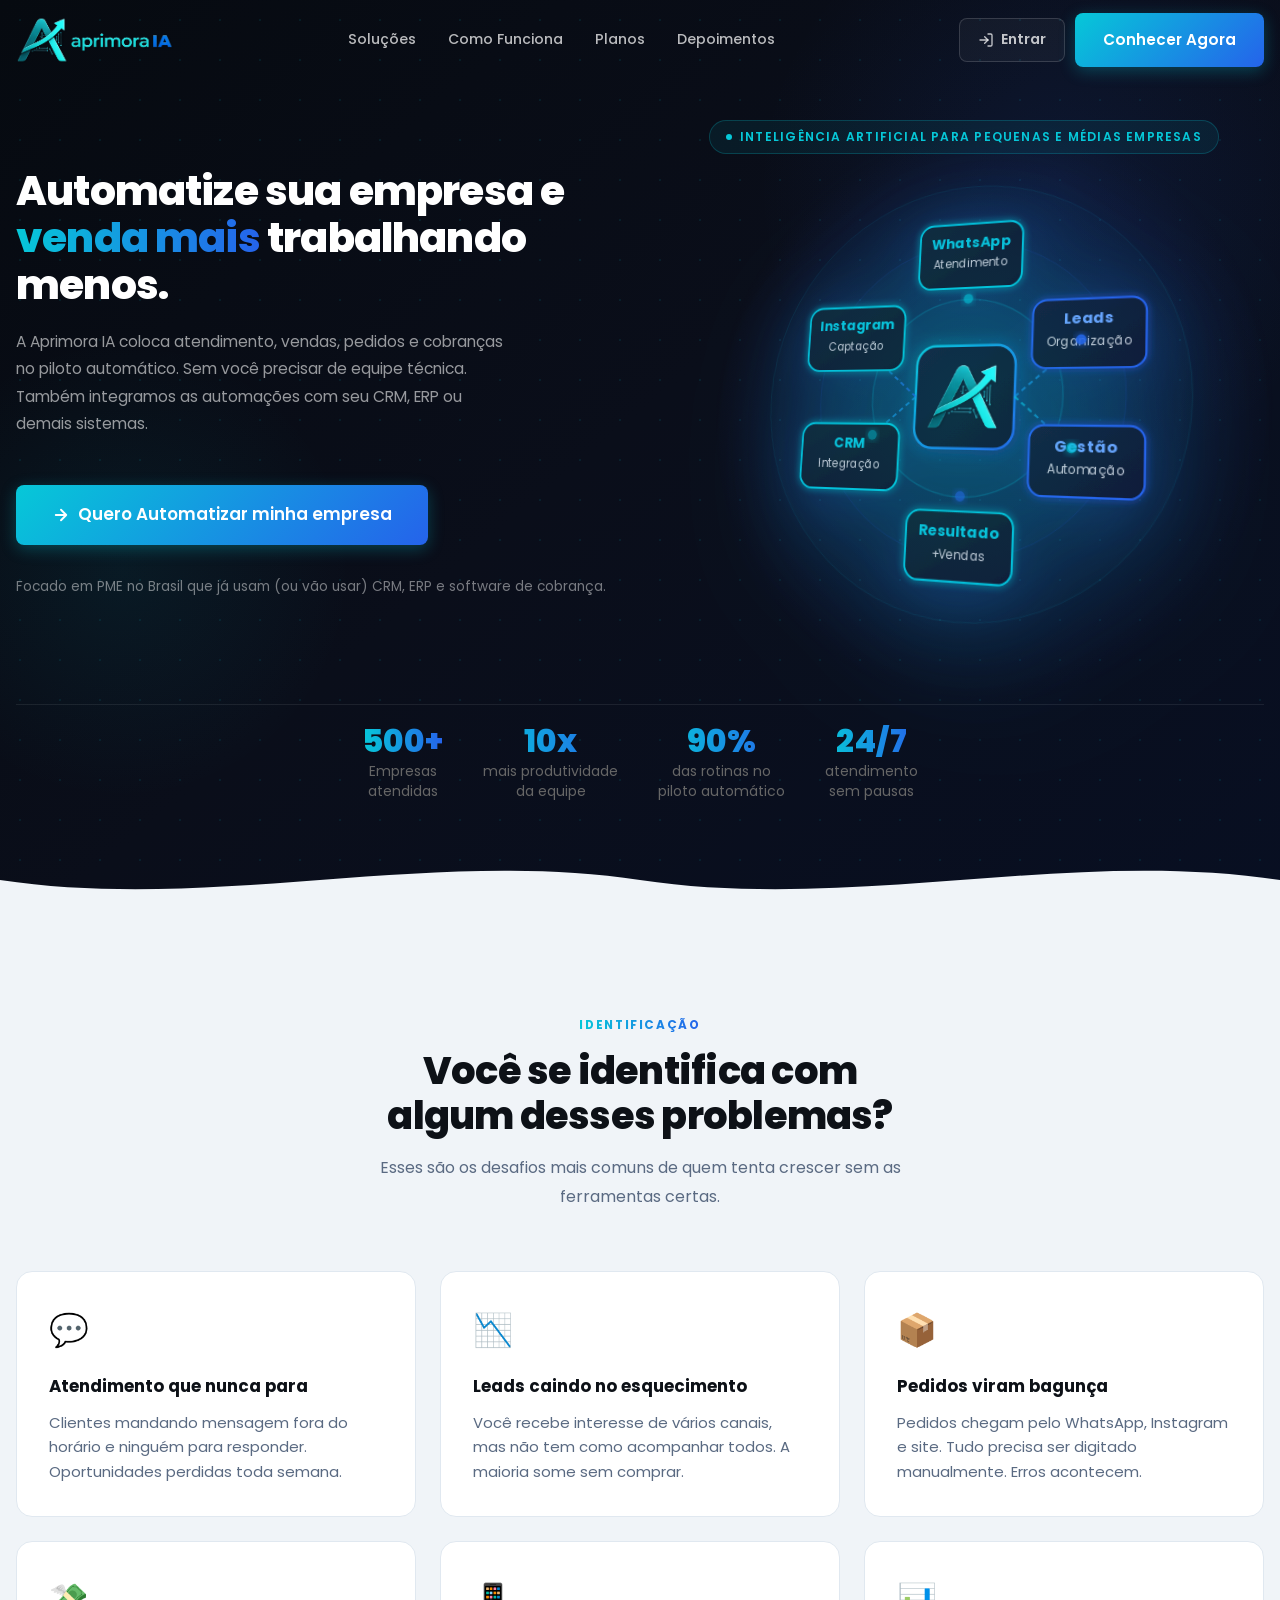
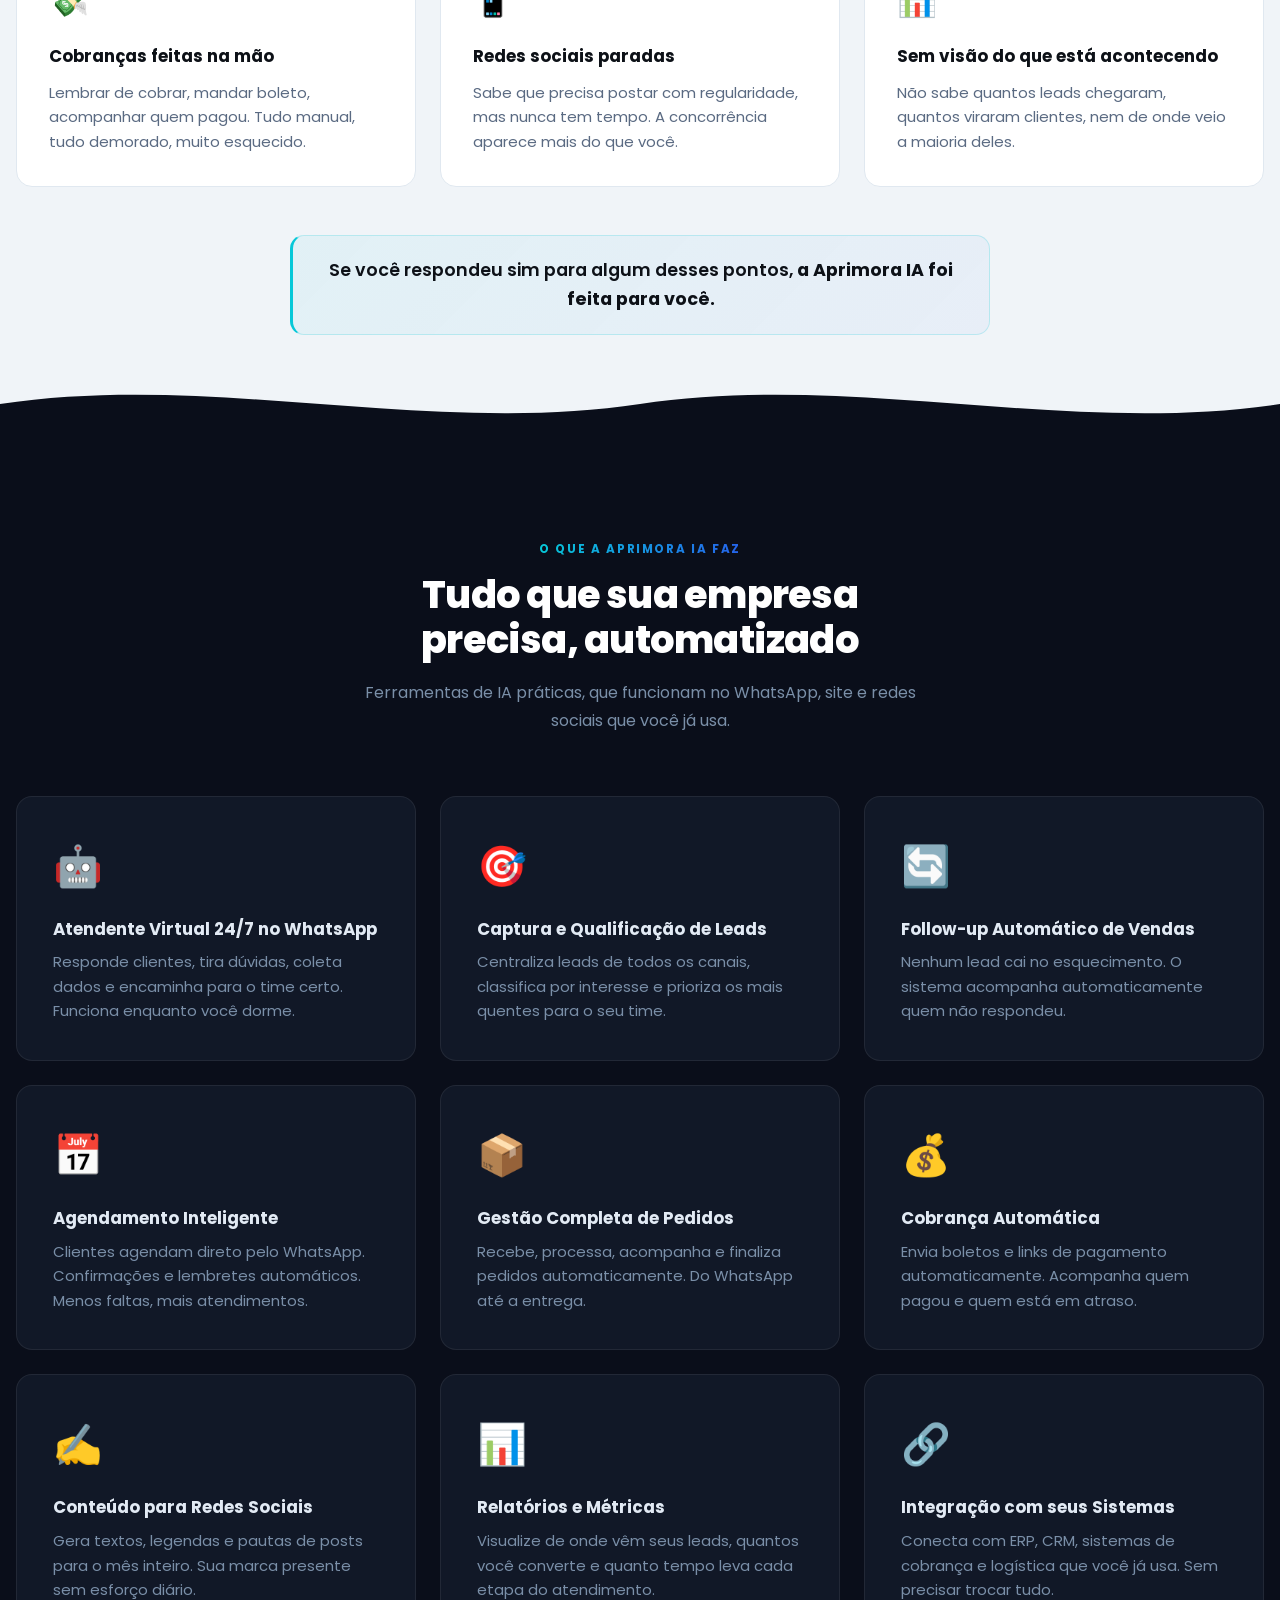
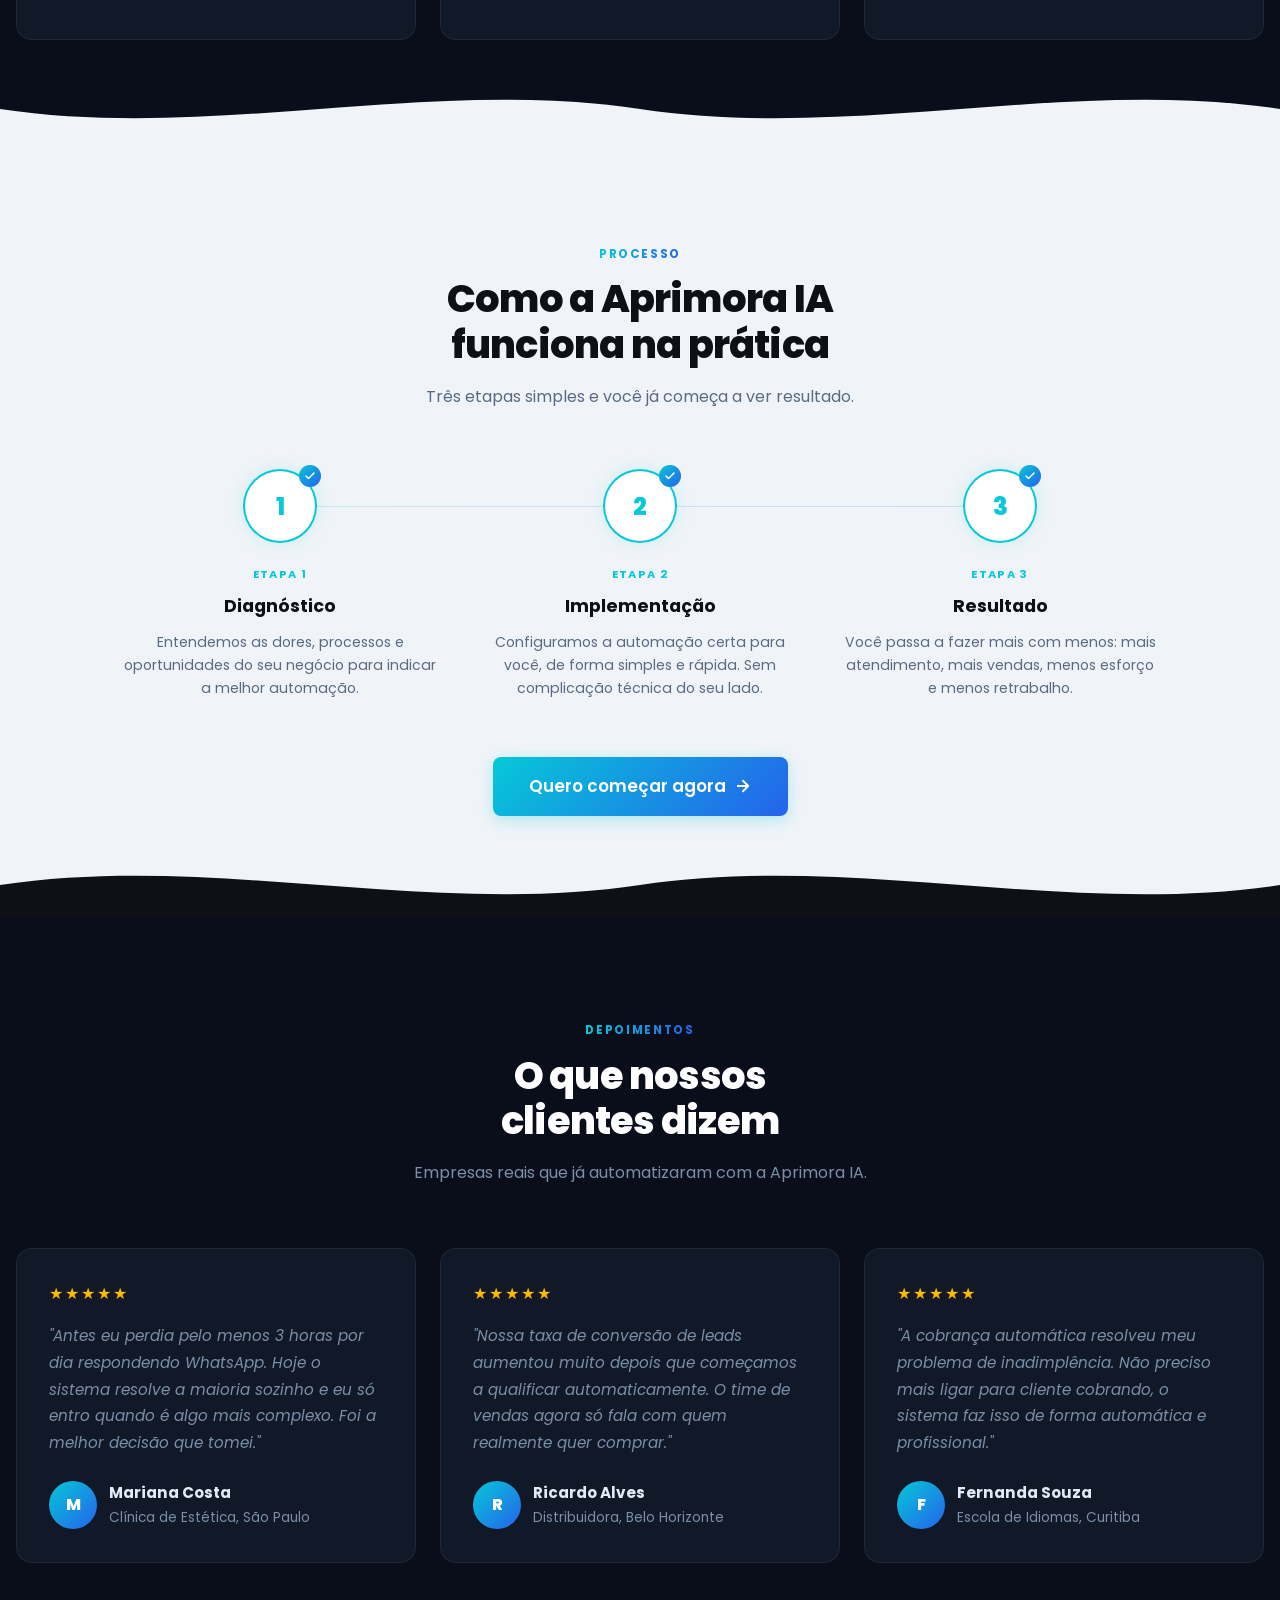
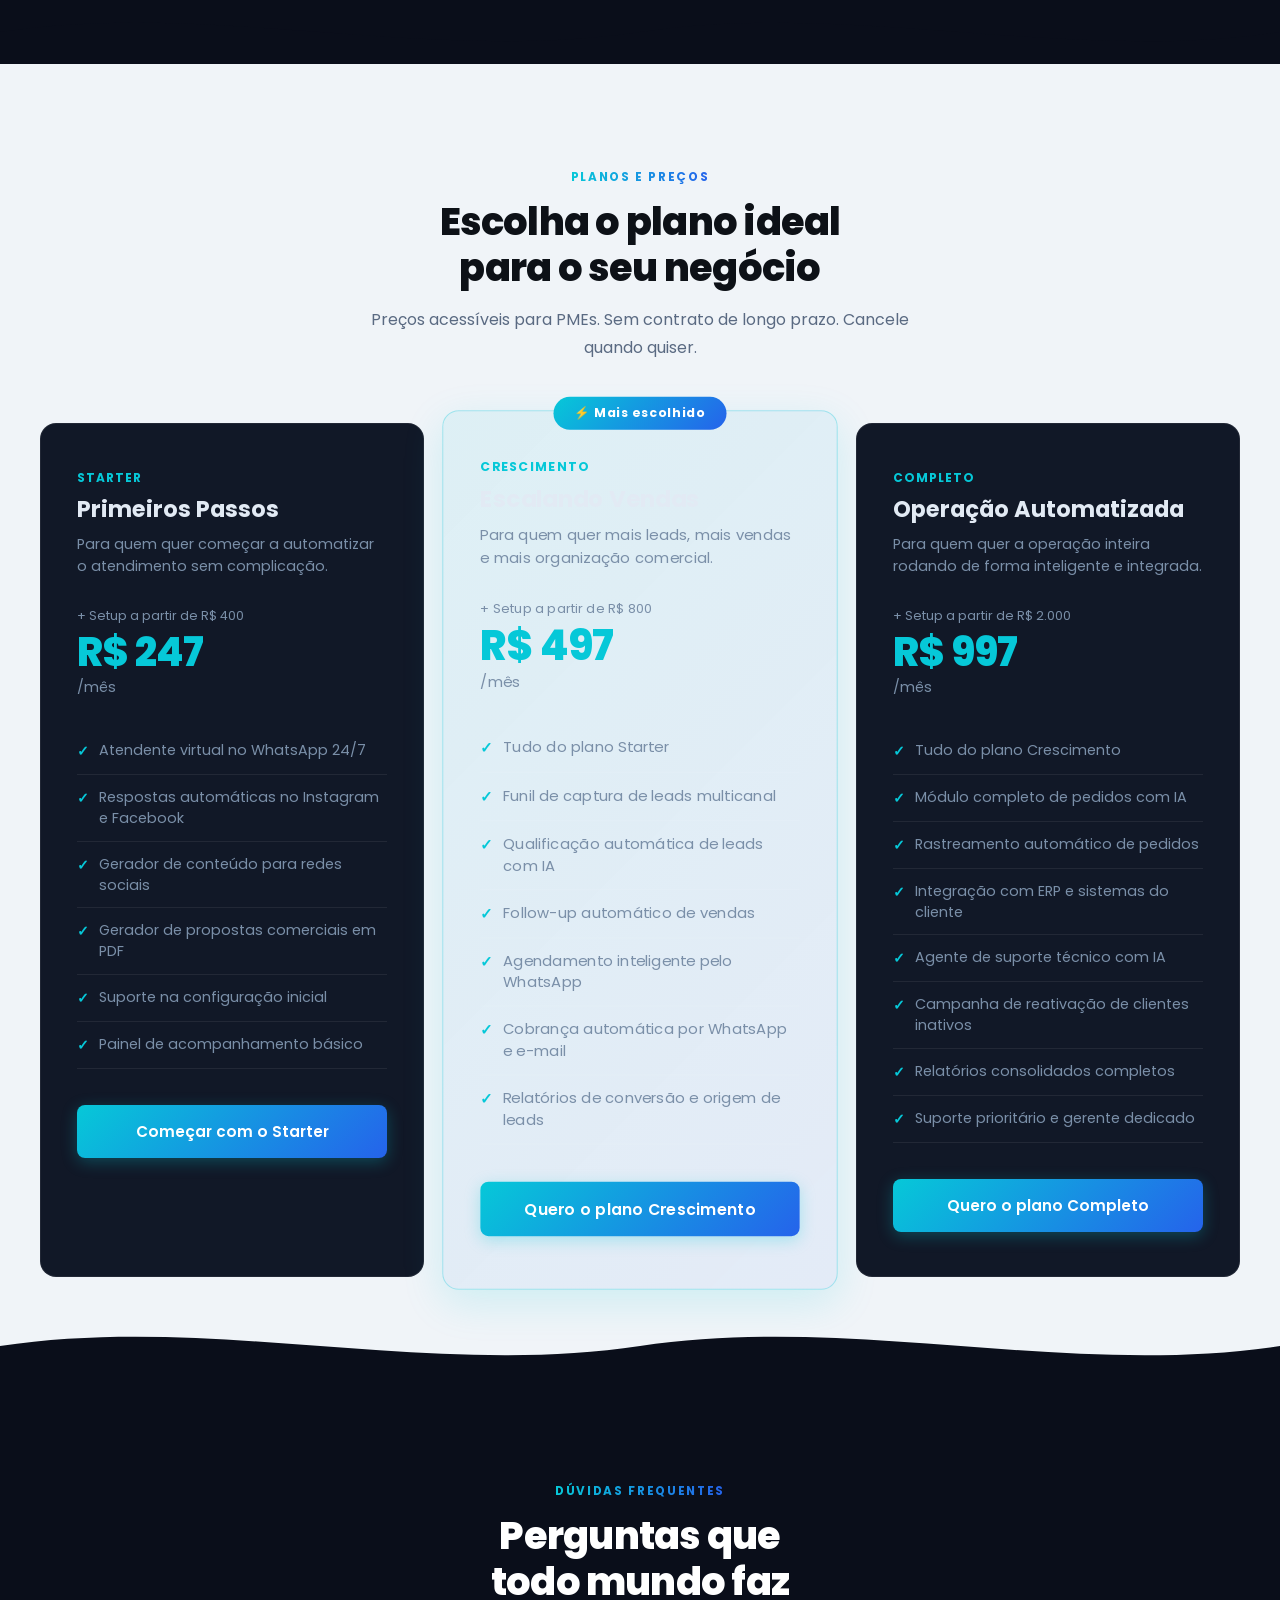
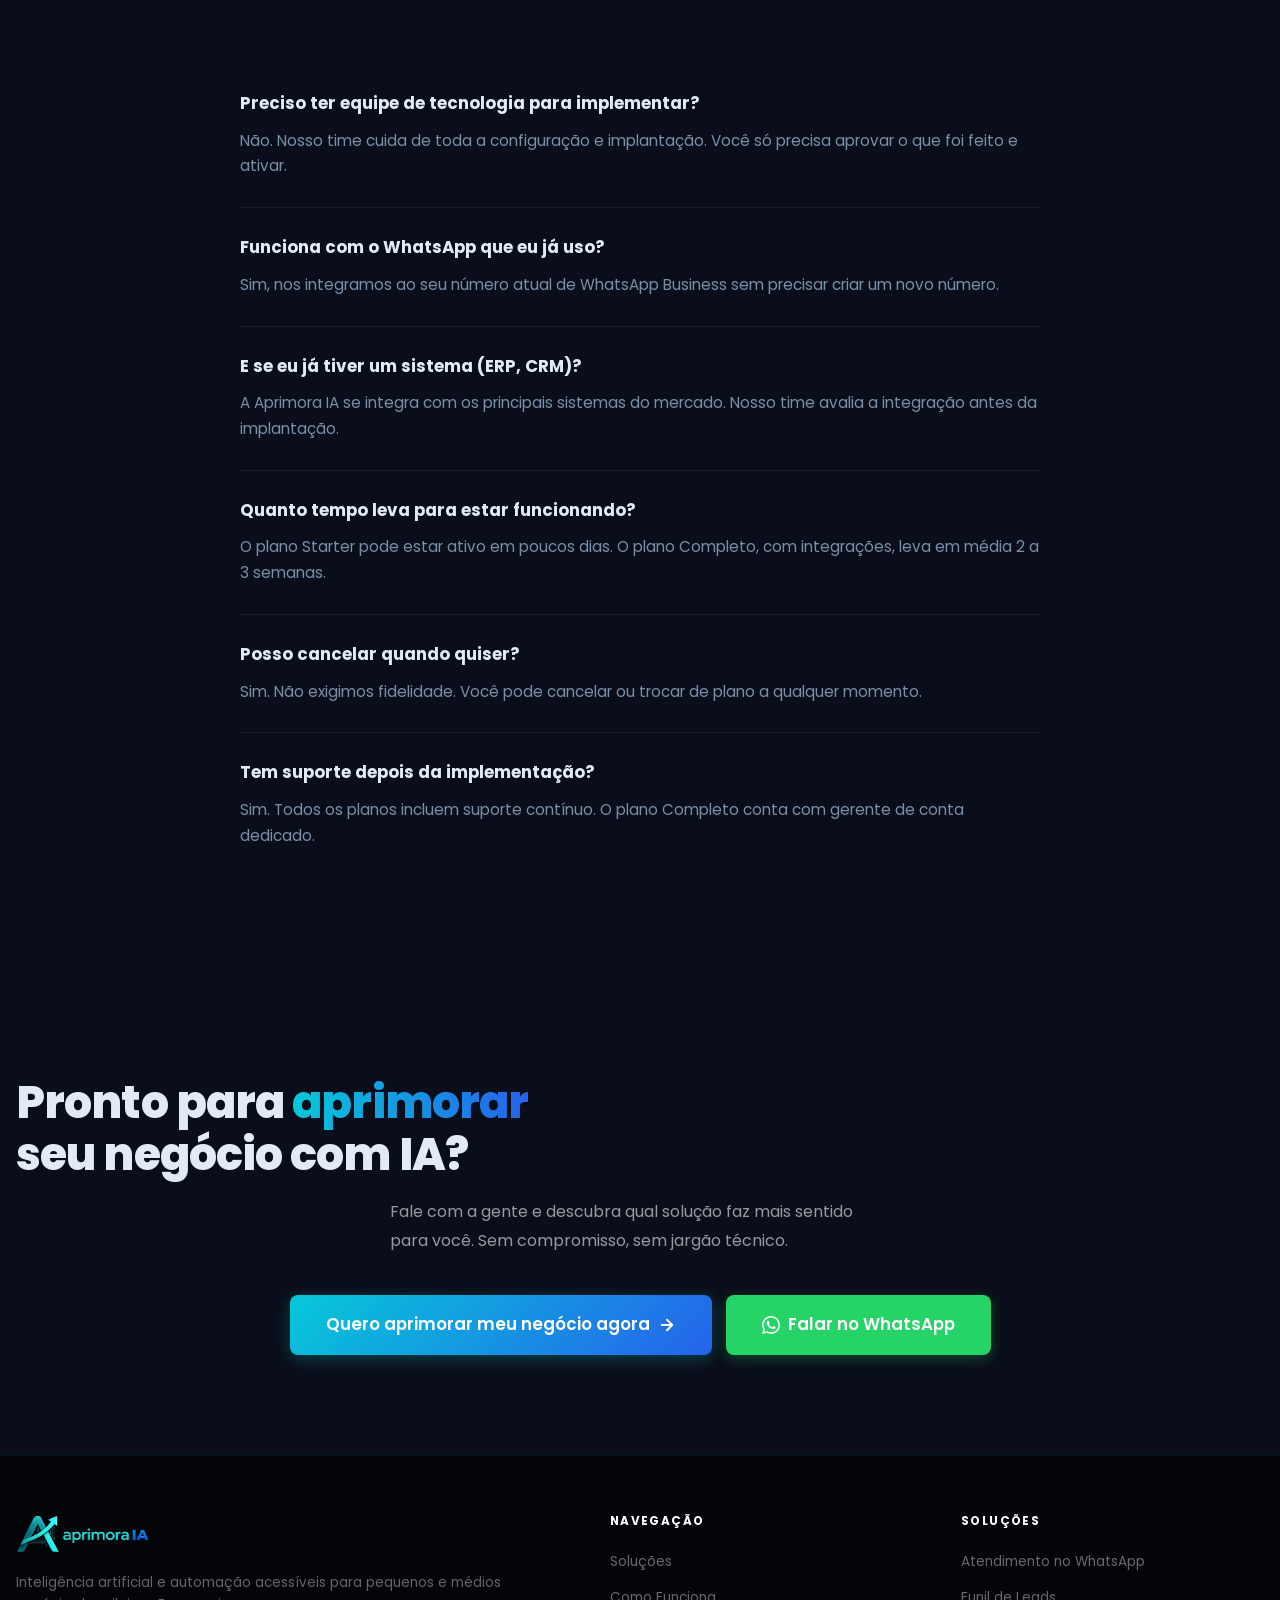
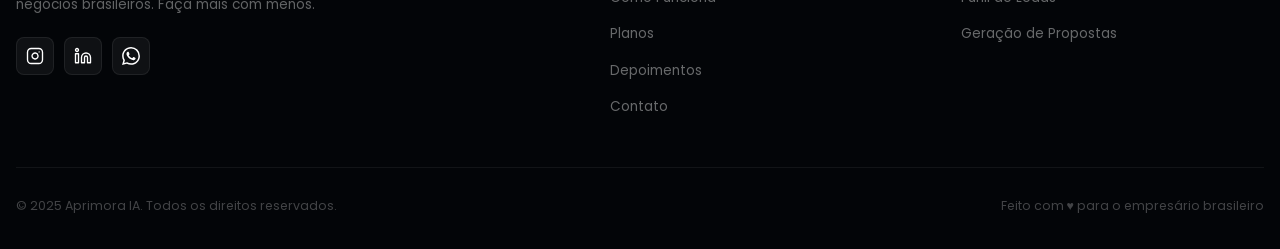
<file: index.html>
<!DOCTYPE html>
<html lang="pt-BR">
<head>
  <meta charset="UTF-8" />
  <meta name="viewport" content="width=device-width, initial-scale=1.0" />
  <meta name="description" content="Aprimora IA — Automações com Inteligência Artificial para pequenos e médios negócios. Atendimento no WhatsApp, organização de leads e geração de propostas." />
  <meta name="keywords" content="automação, inteligência artificial, WhatsApp, leads, propostas, PME, pequenas empresas" />
  <meta property="og:title" content="Aprimora IA — Faça mais com menos" />
  <meta property="og:description" content="Automações prontas, Plug & Play para aprimorar diversas atividades e rotinas dentro de sua empresa. Simples, rápido e sem complicação." />
  <meta property="og:type" content="website" />
  <link rel="icon" type="image/x-icon" href="public/favicon.ico" />
  <link rel="apple-touch-icon" href="public/logo/icone removebg.png" />
  <title>Aprimora IA — Faça mais com menos</title>
  <link rel="preconnect" href="https://fonts.googleapis.com" />
  <link rel="preconnect" href="https://fonts.gstatic.com" crossorigin />
  <link href="https://fonts.googleapis.com/css2?family=Poppins:wght@400;500;600;700;800&display=swap" rel="stylesheet" />
  <link rel="stylesheet" href="public/css/style.css" />
</head>
<body>

<!-- ==========================================
     HEADER
     ========================================== -->
<header id="header">
  <div class="container">
    <div class="header-inner">
      <a href="#inicio" class="logo">
        <img src="public/logo/logo removebg.png" alt="Aprimora IA" />
      </a>
      <nav class="nav-links">
        <a href="#solucoes">Soluções</a>
        <a href="#como-funciona">Como Funciona</a>
        <a href="#planos">Planos</a>
        <a href="#depoimentos">Depoimentos</a>
      </nav>
      <div class="nav-actions">
        <a href="https://app.aprimoraia.com.br/login" class="btn btn-ghost-header">
          <svg width="16" height="16" viewBox="0 0 24 24" fill="none" stroke="currentColor" stroke-width="2" stroke-linecap="round" stroke-linejoin="round"><path d="M15 3h4a2 2 0 0 1 2 2v14a2 2 0 0 1-2 2h-4"/><polyline points="10 17 15 12 10 7"/><line x1="15" y1="12" x2="3" y2="12"/></svg>
          Entrar
        </a>
        <a href="/conversa" class="btn btn-primary nav-cta">
          Conhecer Agora
        </a>
      </div>
      <button class="hamburger" id="hamburger" aria-label="Abrir menu">
        <span></span><span></span><span></span>
      </button>
    </div>
  </div>
</header>

<!-- Mobile Menu -->
<nav class="mobile-menu" id="mobile-menu">
  <a href="#solucoes">Soluções</a>
  <a href="#como-funciona">Como Funciona</a>
  <a href="#planos">Planos</a>
  <a href="#depoimentos">Depoimentos</a>
  <a href="https://app.aprimoraia.com.br/login" class="btn btn-ghost-header" style="width:100%;justify-content:center;margin-top:8px;">
    <svg width="16" height="16" viewBox="0 0 24 24" fill="none" stroke="currentColor" stroke-width="2" stroke-linecap="round" stroke-linejoin="round"><path d="M15 3h4a2 2 0 0 1 2 2v14a2 2 0 0 1-2 2h-4"/><polyline points="10 17 15 12 10 7"/><line x1="15" y1="12" x2="3" y2="12"/></svg>
    Entrar
  </a>
  <a href="/conversa" class="btn btn-primary" style="width:100%;justify-content:center;margin-top:8px;">Conhecer Agora</a>
</nav>


<!-- ==========================================
     HERO
     ========================================== -->
<section id="hero">
  <div class="hero-bg-dots"></div>
  <div class="ambient-1"></div>
  <div class="ambient-2"></div>
  <div class="container">
    <div class="hero-inner">
      <div class="hero-content">
        <h1 class="hero-title fade-in fade-in-delay-1">
          Automatize sua empresa e<br />
          <span class="highlight">venda mais</span> trabalhando<br />
          menos.
        </h1>
        <p class="hero-subtitle fade-in fade-in-delay-2">
          A Aprimora IA coloca atendimento, vendas, pedidos e cobranças no piloto automático. Sem você precisar de equipe técnica. Também integramos as automações com seu CRM, ERP ou demais sistemas.
        </p>
        <div class="hero-actions fade-in fade-in-delay-3">
          <a href="/conversa" class="btn btn-primary btn-lg">
            <svg width="18" height="18" viewBox="0 0 24 24" fill="none" stroke="currentColor" stroke-width="2.5" stroke-linecap="round" stroke-linejoin="round"><path d="M5 12h14M12 5l7 7-7 7"/></svg>
            Quero Automatizar minha empresa
          </a>
          <p class="hero-actions-note" style="font-size: 0.85rem; color: rgba(255, 255, 255, 0.45); margin-top: 12px; line-height: 1.4;">
            Focado em PME no Brasil que já usam (ou vão usar) CRM, ERP e software de cobrança.
          </p>
        </div>
      </div>
      <div class="hero-visual fade-in fade-in-delay-2">
        <div class="hero-visual-inner">
          <div class="hero-badge hero-badge-right">
            <span class="hero-badge-dot"></span>
            Inteligência Artificial para pequenas e médias empresas
          </div>
          <div class="hero-svg-wrap">
            <div class="hero-svg-glow"></div>
          <!-- SVG ilustração de IA / automação — cores da logo Aprimora IA -->
          <svg viewBox="0 0 520 480" fill="none" xmlns="http://www.w3.org/2000/svg" aria-hidden="true">
            <defs>
              <linearGradient id="gradCyan" x1="0%" y1="0%" x2="100%" y2="100%">
                <stop offset="0%" stop-color="#06C8D8"/>
                <stop offset="100%" stop-color="#2563EB"/>
              </linearGradient>
              <linearGradient id="gradNode" x1="0%" y1="0%" x2="100%" y2="100%">
                <stop offset="0%" stop-color="#121D35"/>
                <stop offset="100%" stop-color="#0D1828"/>
              </linearGradient>
              <linearGradient id="gradNodeCyan" x1="0%" y1="0%" x2="100%" y2="100%">
                <stop offset="0%" stop-color="#072830"/>
                <stop offset="100%" stop-color="#091828"/>
              </linearGradient>
              <filter id="glow" x="-30%" y="-30%" width="160%" height="160%">
                <feGaussianBlur stdDeviation="4" result="coloredBlur"/>
                <feMerge><feMergeNode in="coloredBlur"/><feMergeNode in="SourceGraphic"/></feMerge>
              </filter>
              <filter id="glowStrong" x="-40%" y="-40%" width="180%" height="180%">
                <feGaussianBlur stdDeviation="7" result="coloredBlur"/>
                <feMerge><feMergeNode in="coloredBlur"/><feMergeNode in="SourceGraphic"/></feMerge>
              </filter>
            </defs>

            <!-- Background circles -->
            <circle cx="260" cy="240" r="220" fill="rgba(6,200,216,0.02)" stroke="rgba(6,200,216,0.10)" stroke-width="1"/>
            <circle cx="260" cy="240" r="160" fill="rgba(6,200,216,0.02)" stroke="rgba(37,99,235,0.14)" stroke-width="1"/>
            <circle cx="260" cy="240" r="100" fill="rgba(6,200,216,0.04)" stroke="rgba(6,200,216,0.22)" stroke-width="1.5"/>

            <!-- Central AI node -->
            <rect x="208" y="188" width="104" height="104" rx="20" fill="url(#gradNode)" stroke="url(#gradCyan)" stroke-width="2.5" filter="url(#glowStrong)"/>
            <image href="public/logo/icone removebg.png" x="220" y="200" width="80" height="80" />

            <!-- Connecting lines -->
            <line x1="260" y1="188" x2="260" y2="128" stroke="url(#gradCyan)" stroke-width="2" stroke-dasharray="5,4" opacity="0.7"/>
            <line x1="312" y1="240" x2="378" y2="183" stroke="url(#gradCyan)" stroke-width="2" stroke-dasharray="5,4" opacity="0.7"/>
            <line x1="312" y1="240" x2="378" y2="297" stroke="url(#gradCyan)" stroke-width="2" stroke-dasharray="5,4" opacity="0.7"/>
            <line x1="208" y1="240" x2="142" y2="183" stroke="url(#gradCyan)" stroke-width="2" stroke-dasharray="5,4" opacity="0.7"/>
            <line x1="208" y1="240" x2="142" y2="297" stroke="url(#gradCyan)" stroke-width="2" stroke-dasharray="5,4" opacity="0.7"/>
            <line x1="260" y1="292" x2="260" y2="354" stroke="url(#gradCyan)" stroke-width="2" stroke-dasharray="5,4" opacity="0.7"/>

            <!-- WhatsApp node -->
            <rect x="205" y="60" width="110" height="68" rx="14" fill="url(#gradNodeCyan)" stroke="#06C8D8" stroke-width="2" filter="url(#glow)"/>
            <text x="260" y="85" text-anchor="middle" font-family="Poppins, sans-serif" font-size="15" fill="#06C8D8" font-weight="700">WhatsApp</text>
            <text x="260" y="106" text-anchor="middle" font-family="Poppins, sans-serif" font-size="12" fill="rgba(255,255,255,0.80)">Atendimento</text>

            <!-- Leads node -->
            <rect x="328" y="144" width="110" height="68" rx="14" fill="url(#gradNode)" stroke="#2563EB" stroke-width="2" filter="url(#glow)"/>
            <text x="383" y="169" text-anchor="middle" font-family="Poppins, sans-serif" font-size="15" fill="#6EA8FE" font-weight="700">Leads</text>
            <text x="383" y="190" text-anchor="middle" font-family="Poppins, sans-serif" font-size="12" fill="rgba(255,255,255,0.80)">Organização</text>

            <!-- Gestão node -->
            <rect x="328" y="268" width="110" height="68" rx="14" fill="url(#gradNode)" stroke="#2563EB" stroke-width="2" filter="url(#glow)"/>
            <text x="383" y="293" text-anchor="middle" font-family="Poppins, sans-serif" font-size="15" fill="#6EA8FE" font-weight="700">Gestão</text>
            <text x="383" y="314" text-anchor="middle" font-family="Poppins, sans-serif" font-size="12" fill="rgba(255,255,255,0.80)">Automação</text>

            <!-- Instagram node -->
            <rect x="82" y="144" width="110" height="68" rx="14" fill="url(#gradNodeCyan)" stroke="#06C8D8" stroke-width="2" filter="url(#glow)"/>
            <text x="137" y="169" text-anchor="middle" font-family="Poppins, sans-serif" font-size="15" fill="#06C8D8" font-weight="700">Instagram</text>
            <text x="137" y="190" text-anchor="middle" font-family="Poppins, sans-serif" font-size="12" fill="rgba(255,255,255,0.80)">Captação</text>

            <!-- CRM node -->
            <rect x="82" y="268" width="110" height="68" rx="14" fill="url(#gradNodeCyan)" stroke="#06C8D8" stroke-width="2" filter="url(#glow)"/>
            <text x="137" y="293" text-anchor="middle" font-family="Poppins, sans-serif" font-size="15" fill="#06C8D8" font-weight="700">CRM</text>
            <text x="137" y="314" text-anchor="middle" font-family="Poppins, sans-serif" font-size="12" fill="rgba(255,255,255,0.80)">Integração</text>

            <!-- Result node -->
            <rect x="205" y="354" width="110" height="68" rx="14" fill="url(#gradNodeCyan)" stroke="#06C8D8" stroke-width="2" filter="url(#glow)"/>
            <text x="260" y="379" text-anchor="middle" font-family="Poppins, sans-serif" font-size="15" fill="#06C8D8" font-weight="700">Resultado</text>
            <text x="260" y="400" text-anchor="middle" font-family="Poppins, sans-serif" font-size="12" fill="rgba(255,255,255,0.80)">+Vendas</text>

            <!-- Animated dots -->
            <circle r="5" fill="#06C8D8" opacity="0.95" filter="url(#glow)">
              <animateMotion dur="3s" repeatCount="indefinite" path="M260,188 L260,128"/>
              <animate attributeName="opacity" values="0.95;0.2;0.95" dur="3s" repeatCount="indefinite"/>
            </circle>
            <circle r="5" fill="#2563EB" opacity="0.95" filter="url(#glow)">
              <animateMotion dur="2.5s" repeatCount="indefinite" path="M312,240 L378,183"/>
              <animate attributeName="opacity" values="0.95;0.2;0.95" dur="2.5s" repeatCount="indefinite"/>
            </circle>
            <circle r="5" fill="#06C8D8" opacity="0.95" filter="url(#glow)">
              <animateMotion dur="3.5s" repeatCount="indefinite" path="M208,240 L142,297"/>
              <animate attributeName="opacity" values="0.95;0.2;0.95" dur="3.5s" repeatCount="indefinite"/>
            </circle>
            <circle r="5" fill="#06C8D8" opacity="0.95" filter="url(#glow)">
              <animateMotion dur="2.8s" repeatCount="indefinite" path="M312,240 L378,297"/>
              <animate attributeName="opacity" values="0.95;0.2;0.95" dur="2.8s" repeatCount="indefinite"/>
            </circle>
            <circle r="5" fill="#2563EB" opacity="0.95" filter="url(#glow)">
              <animateMotion dur="3.2s" repeatCount="indefinite" path="M260,292 L260,354"/>
              <animate attributeName="opacity" values="0.95;0.2;0.95" dur="3.2s" repeatCount="indefinite"/>
            </circle>
          </svg>
          </div>
        </div>
    </div>
  </div>

  <!-- Stats Section -->
  <div class="hero-stats" style="background: transparent; padding: 20px 20px 10px 20px; display: flex; justify-content: center; gap: 40px; flex-wrap: wrap; width: 100%;">
    <div class="hero-stat" style="text-align: center;">
      <strong style="font-size: 32px; color: #06C8D8; display: block;"><span data-counter="500">0</span>+</strong>
      <span style="color: #666; font-size: 14px; line-height: 1.4;">Empresas<br />atendidas</span>
    </div>
    <div class="hero-stat" style="text-align: center;">
      <strong style="font-size: 32px; color: #2563EB; display: block;"><span data-counter="10">0</span>x</strong>
      <span style="color: #666; font-size: 14px; line-height: 1.4;">mais produtividade<br />da equipe</span>
    </div>
    <div class="hero-stat" style="text-align: center;">
      <strong style="font-size: 32px; color: #06C8D8; display: block;"><span data-counter="90">0</span>%</strong>
      <span style="color: #666; font-size: 14px; line-height: 1.4;">das rotinas no<br />piloto automático</span>
    </div>
    <div class="hero-stat" style="text-align: center;">
      <strong style="font-size: 32px; color: #2563EB; display: block;">24/7</strong>
      <span style="color: #666; font-size: 14px; line-height: 1.4;">atendimento<br />sem pausas</span>
    </div>
  </div>

  <!-- Wave: dark → light -->
  <div class="wave-divider">
    <svg viewBox="0 0 1440 72" xmlns="http://www.w3.org/2000/svg" preserveAspectRatio="none">
      <path d="M0,36 C240,72 480,0 720,36 C960,72 1200,0 1440,36 L1440,72 L0,72 Z" fill="#F0F4F8"/>
    </svg>
  </div>
</section>


<!-- ==========================================
     DORES (light — par 2)
     ========================================== -->
<section id="dores" class="s-light">
  <div class="container">
    <div class="section-header">
      <span class="section-tag fade-in">Identificação</span>
      <h2 class="section-title fade-in fade-in-delay-1">Você se identifica com<br />algum desses problemas?</h2>
      <p class="section-subtitle fade-in fade-in-delay-2">Esses são os desafios mais comuns de quem tenta crescer sem as ferramentas certas.</p>
    </div>
    <div class="problems-grid">
      <div class="problem-card">
        <div class="problem-icon">💬</div>
        <h4>Atendimento que nunca para</h4>
        <p>Clientes mandando mensagem fora do horário e ninguém para responder. Oportunidades perdidas toda semana.</p>
      </div>
      <div class="problem-card">
        <div class="problem-icon">📉</div>
        <h4>Leads caindo no esquecimento</h4>
        <p>Você recebe interesse de vários canais, mas não tem como acompanhar todos. A maioria some sem comprar.</p>
      </div>
      <div class="problem-card">
        <div class="problem-icon">📦</div>
        <h4>Pedidos viram bagunça</h4>
        <p>Pedidos chegam pelo WhatsApp, Instagram e site. Tudo precisa ser digitado manualmente. Erros acontecem.</p>
      </div>
      <div class="problem-card">
        <div class="problem-icon">💸</div>
        <h4>Cobranças feitas na mão</h4>
        <p>Lembrar de cobrar, mandar boleto, acompanhar quem pagou. Tudo manual, tudo demorado, muito esquecido.</p>
      </div>
      <div class="problem-card">
        <div class="problem-icon">📱</div>
        <h4>Redes sociais paradas</h4>
        <p>Sabe que precisa postar com regularidade, mas nunca tem tempo. A concorrência aparece mais do que você.</p>
      </div>
      <div class="problem-card">
        <div class="problem-icon">📊</div>
        <h4>Sem visão do que está acontecendo</h4>
        <p>Não sabe quantos leads chegaram, quantos viraram clientes, nem de onde veio a maioria deles.</p>
      </div>
    </div>
    <div class="dores-transition fade-in">
      Se você respondeu sim para algum desses pontos, <strong>a Aprimora IA foi feita para você.</strong>
    </div>
  </div>
  <!-- Wave: light → dark -->
  <div class="wave-divider">
    <svg viewBox="0 0 1440 72" xmlns="http://www.w3.org/2000/svg" preserveAspectRatio="none">
      <path d="M0,36 C240,0 480,72 720,36 C960,0 1200,72 1440,36 L1440,72 L0,72 Z" fill="#0A0E1A"/>
    </svg>
  </div>
</section>


<!-- ==========================================
     SOLUÇÕES (dark — ímpar 3)
     ========================================== -->
<section id="solucoes" class="s-dark">
  <div class="container">
    <div class="section-header">
      <span class="section-tag fade-in">O que a Aprimora IA faz</span>
      <h2 class="section-title fade-in fade-in-delay-1">Tudo que sua empresa<br />precisa, automatizado</h2>
      <p class="section-subtitle fade-in fade-in-delay-2">Ferramentas de IA práticas, que funcionam no WhatsApp, site e redes sociais que você já usa.</p>
    </div>
    <div class="features-grid">
      <div class="feature-card fade-in fade-in-delay-1">
        <div class="feature-icon">🤖</div>
        <h4>Atendente Virtual 24/7 no WhatsApp</h4>
        <p>Responde clientes, tira dúvidas, coleta dados e encaminha para o time certo. Funciona enquanto você dorme.</p>
      </div>
      <div class="feature-card fade-in fade-in-delay-2">
        <div class="feature-icon">🎯</div>
        <h4>Captura e Qualificação de Leads</h4>
        <p>Centraliza leads de todos os canais, classifica por interesse e prioriza os mais quentes para o seu time.</p>
      </div>
      <div class="feature-card fade-in fade-in-delay-3">
        <div class="feature-icon">🔄</div>
        <h4>Follow-up Automático de Vendas</h4>
        <p>Nenhum lead cai no esquecimento. O sistema acompanha automaticamente quem não respondeu.</p>
      </div>
      <div class="feature-card fade-in fade-in-delay-4">
        <div class="feature-icon">📅</div>
        <h4>Agendamento Inteligente</h4>
        <p>Clientes agendam direto pelo WhatsApp. Confirmações e lembretes automáticos. Menos faltas, mais atendimentos.</p>
      </div>
      <div class="feature-card fade-in fade-in-delay-1">
        <div class="feature-icon">📦</div>
        <h4>Gestão Completa de Pedidos</h4>
        <p>Recebe, processa, acompanha e finaliza pedidos automaticamente. Do WhatsApp até a entrega.</p>
      </div>
      <div class="feature-card fade-in fade-in-delay-2">
        <div class="feature-icon">💰</div>
        <h4>Cobrança Automática</h4>
        <p>Envia boletos e links de pagamento automaticamente. Acompanha quem pagou e quem está em atraso.</p>
      </div>
      <div class="feature-card fade-in fade-in-delay-3">
        <div class="feature-icon">✍️</div>
        <h4>Conteúdo para Redes Sociais</h4>
        <p>Gera textos, legendas e pautas de posts para o mês inteiro. Sua marca presente sem esforço diário.</p>
      </div>
      <div class="feature-card fade-in fade-in-delay-4">
        <div class="feature-icon">📊</div>
        <h4>Relatórios e Métricas</h4>
        <p>Visualize de onde vêm seus leads, quantos você converte e quanto tempo leva cada etapa do atendimento.</p>
      </div>
      <div class="feature-card fade-in fade-in-delay-1">
        <div class="feature-icon">🔗</div>
        <h4>Integração com seus Sistemas</h4>
        <p>Conecta com ERP, CRM, sistemas de cobrança e logística que você já usa. Sem precisar trocar tudo.</p>
      </div>
    </div>
  </div>
  <!-- Wave: dark → light -->
  <div class="wave-divider">
    <svg viewBox="0 0 1440 72" xmlns="http://www.w3.org/2000/svg" preserveAspectRatio="none">
      <path d="M0,36 C240,72 480,0 720,36 C960,72 1200,0 1440,36 L1440,72 L0,72 Z" fill="#F0F4F8"/>
    </svg>
  </div>
</section>


<!-- ==========================================
     COMO FUNCIONA (light — par 4)
     ========================================== -->
<section id="como-funciona" class="s-light">
  <div class="container">
    <div class="section-header">
      <span class="section-tag fade-in">Processo</span>
      <h2 class="section-title fade-in fade-in-delay-1">Como a Aprimora IA<br />funciona na prática</h2>
      <p class="section-subtitle fade-in fade-in-delay-2">Três etapas simples e você já começa a ver resultado.</p>
    </div>
    <div class="steps-wrapper">
      <div class="step fade-in fade-in-delay-1">
        <div class="step-number">
          1
          <div class="step-icon">
            <svg width="12" height="12" viewBox="0 0 24 24" fill="none" stroke="white" stroke-width="3" stroke-linecap="round" stroke-linejoin="round"><polyline points="20,6 9,17 4,12"/></svg>
          </div>
        </div>
        <span class="step-label">Etapa 1</span>
        <h3 class="step-title">Diagnóstico</h3>
        <p class="step-desc">Entendemos as dores, processos e oportunidades do seu negócio para indicar a melhor automação.</p>
      </div>
      <div class="step fade-in fade-in-delay-2">
        <div class="step-number">
          2
          <div class="step-icon">
            <svg width="12" height="12" viewBox="0 0 24 24" fill="none" stroke="white" stroke-width="3" stroke-linecap="round" stroke-linejoin="round"><polyline points="20,6 9,17 4,12"/></svg>
          </div>
        </div>
        <span class="step-label">Etapa 2</span>
        <h3 class="step-title">Implementação</h3>
        <p class="step-desc">Configuramos a automação certa para você, de forma simples e rápida. Sem complicação técnica do seu lado.</p>
      </div>
      <div class="step fade-in fade-in-delay-3">
        <div class="step-number">
          3
          <div class="step-icon">
            <svg width="12" height="12" viewBox="0 0 24 24" fill="none" stroke="white" stroke-width="3" stroke-linecap="round" stroke-linejoin="round"><polyline points="20,6 9,17 4,12"/></svg>
          </div>
        </div>
        <span class="step-label">Etapa 3</span>
        <h3 class="step-title">Resultado</h3>
        <p class="step-desc">Você passa a fazer mais com menos: mais atendimento, mais vendas, menos esforço e menos retrabalho.</p>
      </div>
    </div>
    <div class="como-funciona-cta fade-in">
      <a href="https://wa.me/5500000000000" target="_blank" rel="noopener" class="btn btn-primary btn-lg">
        Quero começar agora
        <svg width="18" height="18" viewBox="0 0 24 24" fill="none" stroke="currentColor" stroke-width="2.5" stroke-linecap="round" stroke-linejoin="round"><path d="M5 12h14M12 5l7 7-7 7"/></svg>
      </a>
    </div>
  </div>
  <!-- Wave: light → dark -->
  <div class="wave-divider">
    <svg viewBox="0 0 1440 72" xmlns="http://www.w3.org/2000/svg" preserveAspectRatio="none">
      <path d="M0,36 C240,0 480,72 720,36 C960,0 1200,72 1440,36 L1440,72 L0,72 Z" fill="#0D1117"/>
    </svg>
  </div>
</section>


<!-- ==========================================
     DEPOIMENTOS (dark — par 5)
     ========================================== -->
<section id="depoimentos" class="s-dark">
  <div class="container">
    <div class="section-header">
      <span class="section-tag fade-in">Depoimentos</span>
      <h2 class="section-title fade-in fade-in-delay-1">O que nossos<br />clientes dizem</h2>
      <p class="section-subtitle fade-in fade-in-delay-2">Empresas reais que já automatizaram com a Aprimora IA.</p>
    </div>
    <div class="testimonials-grid">
      <div class="testimonial-card fade-in fade-in-delay-1">
        <div class="testimonial-stars">★★★★★</div>
        <p class="testimonial-text">"Antes eu perdia pelo menos 3 horas por dia respondendo WhatsApp. Hoje o sistema resolve a maioria sozinho e eu só entro quando é algo mais complexo. Foi a melhor decisão que tomei."</p>
        <div class="testimonial-author">
          <div class="author-avatar">M</div>
          <div class="author-info">
            <strong>Mariana Costa</strong>
            <span>Clínica de Estética, São Paulo</span>
          </div>
        </div>
      </div>
      <div class="testimonial-card fade-in fade-in-delay-2">
        <div class="testimonial-stars">★★★★★</div>
        <p class="testimonial-text">"Nossa taxa de conversão de leads aumentou muito depois que começamos a qualificar automaticamente. O time de vendas agora só fala com quem realmente quer comprar."</p>
        <div class="testimonial-author">
          <div class="author-avatar">R</div>
          <div class="author-info">
            <strong>Ricardo Alves</strong>
            <span>Distribuidora, Belo Horizonte</span>
          </div>
        </div>
      </div>
      <div class="testimonial-card fade-in fade-in-delay-3">
        <div class="testimonial-stars">★★★★★</div>
        <p class="testimonial-text">"A cobrança automática resolveu meu problema de inadimplência. Não preciso mais ligar para cliente cobrando, o sistema faz isso de forma automática e profissional."</p>
        <div class="testimonial-author">
          <div class="author-avatar">F</div>
          <div class="author-info">
            <strong>Fernanda Souza</strong>
            <span>Escola de Idiomas, Curitiba</span>
          </div>
        </div>
      </div>
    </div>
  </div>
  <!-- Wave: light → dark -->
  <div class="wave-divider">
    <svg viewBox="0 0 1440 72" xmlns="http://www.w3.org/2000/svg" preserveAspectRatio="none">
      <path d="M0,36 C240,0 480,72 720,36 C960,0 1200,72 1440,36 L1440,72 L0,72 Z" fill="#0A0E1A"/>
    </svg>
  </div>
</section>


<!-- ==========================================
     PLANOS (light — par 6)
     ========================================== -->
<section id="planos" class="s-light">
  <div class="container">
    <div class="section-header">
      <span class="section-tag fade-in">Planos e preços</span>
      <h2 class="section-title fade-in fade-in-delay-1">Escolha o plano ideal<br />para o seu negócio</h2>
      <p class="section-subtitle fade-in fade-in-delay-2">Preços acessíveis para PMEs. Sem contrato de longo prazo. Cancele quando quiser.</p>
    </div>
    <div class="pricing-grid">
      <!-- Plano Starter -->
      <div class="pricing-card fade-in fade-in-delay-1">
        <div class="plan-name">Starter</div>
        <div class="plan-title">Primeiros Passos</div>
        <p class="plan-desc">Para quem quer começar a automatizar o atendimento sem complicação.</p>
        <div class="plan-price">
          <div class="plan-setup">+ Setup a partir de R$ 400</div>
          <div class="plan-value">R$ 247</div>
          <div class="plan-period">/mês</div>
        </div>
        <ul class="plan-features">
          <li>Atendente virtual no WhatsApp 24/7</li>
          <li>Respostas automáticas no Instagram e Facebook</li>
          <li>Gerador de conteúdo para redes sociais</li>
          <li>Gerador de propostas comerciais em PDF</li>
          <li>Suporte na configuração inicial</li>
          <li>Painel de acompanhamento básico</li>
        </ul>
        <a href="https://wa.me/5500000000000" class="btn btn-primary">Começar com o Starter</a>
      </div>

      <!-- Plano Crescimento (Featured) -->
      <div class="pricing-card featured fade-in fade-in-delay-2">
        <div class="plan-badge">⚡ Mais escolhido</div>
        <div class="plan-name">Crescimento</div>
        <div class="plan-title">Escalando Vendas</div>
        <p class="plan-desc">Para quem quer mais leads, mais vendas e mais organização comercial.</p>
        <div class="plan-price">
          <div class="plan-setup">+ Setup a partir de R$ 800</div>
          <div class="plan-value">R$ 497</div>
          <div class="plan-period">/mês</div>
        </div>
        <ul class="plan-features">
          <li>Tudo do plano Starter</li>
          <li>Funil de captura de leads multicanal</li>
          <li>Qualificação automática de leads com IA</li>
          <li>Follow-up automático de vendas</li>
          <li>Agendamento inteligente pelo WhatsApp</li>
          <li>Cobrança automática por WhatsApp e e-mail</li>
          <li>Relatórios de conversão e origem de leads</li>
        </ul>
        <a href="https://wa.me/5500000000000" class="btn btn-primary">Quero o plano Crescimento</a>
      </div>

      <!-- Plano Completo -->
      <div class="pricing-card fade-in fade-in-delay-3">
        <div class="plan-name">Completo</div>
        <div class="plan-title">Operação Automatizada</div>
        <p class="plan-desc">Para quem quer a operação inteira rodando de forma inteligente e integrada.</p>
        <div class="plan-price">
          <div class="plan-setup">+ Setup a partir de R$ 2.000</div>
          <div class="plan-value">R$ 997</div>
          <div class="plan-period">/mês</div>
        </div>
        <ul class="plan-features">
          <li>Tudo do plano Crescimento</li>
          <li>Módulo completo de pedidos com IA</li>
          <li>Rastreamento automático de pedidos</li>
          <li>Integração com ERP e sistemas do cliente</li>
          <li>Agente de suporte técnico com IA</li>
          <li>Campanha de reativação de clientes inativos</li>
          <li>Relatórios consolidados completos</li>
          <li>Suporte prioritário e gerente dedicado</li>
        </ul>
        <a href="https://wa.me/5500000000000" class="btn btn-primary">Quero o plano Completo</a>
      </div>
    </div>
  </div>
  <!-- Wave: light → dark -->
  <div class="wave-divider">
    <svg viewBox="0 0 1440 72" xmlns="http://www.w3.org/2000/svg" preserveAspectRatio="none">
      <path d="M0,36 C240,0 480,72 720,36 C960,0 1200,72 1440,36 L1440,72 L0,72 Z" fill="#0A0E1A"/>
    </svg>
  </div>
</section>


<!-- ==========================================
     FAQ (dark — par 7)
     ========================================== -->
<section id="faq" class="s-dark">
  <div class="container">
    <div class="section-header">
      <span class="section-tag fade-in">Dúvidas frequentes</span>
      <h2 class="section-title fade-in fade-in-delay-1">Perguntas que<br />todo mundo faz</h2>
    </div>
    <div class="faq-list">
      <div class="faq-item fade-in fade-in-delay-1">
        <h4>Preciso ter equipe de tecnologia para implementar?</h4>
        <p>Não. Nosso time cuida de toda a configuração e implantação. Você só precisa aprovar o que foi feito e ativar.</p>
      </div>
      <div class="faq-item fade-in fade-in-delay-2">
        <h4>Funciona com o WhatsApp que eu já uso?</h4>
        <p>Sim, nos integramos ao seu número atual de WhatsApp Business sem precisar criar um novo número.</p>
      </div>
      <div class="faq-item fade-in fade-in-delay-3">
        <h4>E se eu já tiver um sistema (ERP, CRM)?</h4>
        <p>A Aprimora IA se integra com os principais sistemas do mercado. Nosso time avalia a integração antes da implantação.</p>
      </div>
      <div class="faq-item fade-in fade-in-delay-4">
        <h4>Quanto tempo leva para estar funcionando?</h4>
        <p>O plano Starter pode estar ativo em poucos dias. O plano Completo, com integrações, leva em média 2 a 3 semanas.</p>
      </div>
      <div class="faq-item fade-in fade-in-delay-1">
        <h4>Posso cancelar quando quiser?</h4>
        <p>Sim. Não exigimos fidelidade. Você pode cancelar ou trocar de plano a qualquer momento.</p>
      </div>
      <div class="faq-item fade-in fade-in-delay-2">
        <h4>Tem suporte depois da implementação?</h4>
        <p>Sim. Todos os planos incluem suporte contínuo. O plano Completo conta com gerente de conta dedicado.</p>
      </div>
    </div>
  </div>
  <!-- Wave: light → dark -->
  <div class="wave-divider">
    <svg viewBox="0 0 1440 72" xmlns="http://www.w3.org/2000/svg" preserveAspectRatio="none">
      <path d="M0,36 C240,0 480,72 720,36 C960,0 1200,72 1440,36 L1440,72 L0,72 Z" fill="#0A0E1A"/>
    </svg>
  </div>
</section>


<!-- ==========================================
     CTA FINAL (dark — par 8)
     ========================================== -->
<section id="contato" class="s-dark">
  <div class="container" style="position:relative; z-index:1;">
    <h2 class="cta-final-title fade-in">
      Pronto para <span class="highlight">aprimorar</span><br />seu negócio com IA?
    </h2>
    <p class="cta-final-sub fade-in fade-in-delay-1">
      Fale com a gente e descubra qual solução faz mais sentido para você. Sem compromisso, sem jargão técnico.
    </p>
    <div class="cta-final-actions fade-in fade-in-delay-2">
      <a href="https://wa.me/5500000000000" target="_blank" rel="noopener" class="btn btn-primary btn-lg">
        Quero aprimorar meu negócio agora
        <svg width="18" height="18" viewBox="0 0 24 24" fill="none" stroke="currentColor" stroke-width="2.5" stroke-linecap="round" stroke-linejoin="round"><path d="M5 12h14M12 5l7 7-7 7"/></svg>
      </a>
      <a href="https://wa.me/5500000000000" target="_blank" rel="noopener" class="btn btn-whatsapp btn-lg">
        <svg width="18" height="18" viewBox="0 0 24 24" fill="currentColor"><path d="M17.472 14.382c-.297-.149-1.758-.867-2.03-.967-.273-.099-.471-.148-.67.15-.197.297-.767.966-.94 1.164-.173.199-.347.223-.644.075-.297-.15-1.255-.463-2.39-1.475-.883-.788-1.48-1.761-1.653-2.059-.173-.297-.018-.458.13-.606.134-.133.298-.347.446-.52.149-.174.198-.298.298-.497.099-.198.05-.371-.025-.52-.075-.149-.669-1.612-.916-2.207-.242-.579-.487-.5-.669-.51-.173-.008-.371-.01-.57-.01-.198 0-.52.074-.792.372-.272.297-1.04 1.016-1.04 2.479 0 1.462 1.065 2.875 1.213 3.074.149.198 2.096 3.2 5.077 4.487.709.306 1.262.489 1.694.625.712.227 1.36.195 1.871.118.571-.085 1.758-.719 2.006-1.413.248-.694.248-1.289.173-1.413-.074-.124-.272-.198-.57-.347m-5.421 7.403h-.004a9.87 9.87 0 01-5.031-1.378l-.361-.214-3.741.982.998-3.648-.235-.374a9.86 9.86 0 01-1.51-5.26c.001-5.45 4.436-9.884 9.888-9.884 2.64 0 5.122 1.03 6.988 2.898a9.825 9.825 0 012.893 6.994c-.003 5.45-4.437 9.884-9.885 9.884m8.413-18.297A11.815 11.815 0 0012.05 0C5.495 0 .16 5.335.157 11.892c0 2.096.547 4.142 1.588 5.945L.057 24l6.305-1.654a11.882 11.882 0 005.683 1.448h.005c6.554 0 11.89-5.335 11.893-11.893a11.821 11.821 0 00-3.48-8.413z"/></svg>
        Falar no WhatsApp
      </a>
    </div>
  </div>
</section>


<!-- ==========================================
     FOOTER
     ========================================== -->
<footer>
  <div class="container">
    <div class="footer-inner">
      <div class="footer-brand">
        <div class="logo">
          <img src="public/logo/logo removebg.png" alt="Aprimora IA" />
        </div>
        <p class="footer-tagline">
          Inteligência artificial e automação acessíveis para pequenos e médios negócios brasileiros. Faça mais com menos.
        </p>
        <div class="footer-social">
          <!-- Instagram -->
          <a href="#" target="_blank" rel="noopener" class="social-btn" aria-label="Instagram">
            <svg width="18" height="18" viewBox="0 0 24 24" fill="none" stroke="white" stroke-width="1.8" stroke-linecap="round" stroke-linejoin="round"><rect x="2" y="2" width="20" height="20" rx="5" ry="5"/><path d="M16 11.37A4 4 0 1 1 12.63 8 4 4 0 0 1 16 11.37z"/><line x1="17.5" y1="6.5" x2="17.51" y2="6.5"/></svg>
          </a>
          <!-- LinkedIn -->
          <a href="#" target="_blank" rel="noopener" class="social-btn" aria-label="LinkedIn">
            <svg width="18" height="18" viewBox="0 0 24 24" fill="none" stroke="white" stroke-width="1.8" stroke-linecap="round" stroke-linejoin="round"><path d="M16 8a6 6 0 0 1 6 6v7h-4v-7a2 2 0 0 0-2-2 2 2 0 0 0-2 2v7h-4v-7a6 6 0 0 1 6-6z"/><rect x="2" y="9" width="4" height="12"/><circle cx="4" cy="4" r="2"/></svg>
          </a>
          <!-- WhatsApp -->
          <a href="https://wa.me/5500000000000" target="_blank" rel="noopener" class="social-btn" aria-label="WhatsApp">
            <svg width="18" height="18" viewBox="0 0 24 24" fill="white"><path d="M17.472 14.382c-.297-.149-1.758-.867-2.03-.967-.273-.099-.471-.148-.67.15-.197.297-.767.966-.94 1.164-.173.199-.347.223-.644.075-.297-.15-1.255-.463-2.39-1.475-.883-.788-1.48-1.761-1.653-2.059-.173-.297-.018-.458.13-.606.134-.133.298-.347.446-.52.149-.174.198-.298.298-.497.099-.198.05-.371-.025-.52-.075-.149-.669-1.612-.916-2.207-.242-.579-.487-.5-.669-.51-.173-.008-.371-.01-.57-.01-.198 0-.52.074-.792.372-.272.297-1.04 1.016-1.04 2.479 0 1.462 1.065 2.875 1.213 3.074.149.198 2.096 3.2 5.077 4.487.709.306 1.262.489 1.694.625.712.227 1.36.195 1.871.118.571-.085 1.758-.719 2.006-1.413.248-.694.248-1.289.173-1.413-.074-.124-.272-.198-.57-.347m-5.421 7.403h-.004a9.87 9.87 0 01-5.031-1.378l-.361-.214-3.741.982.998-3.648-.235-.374a9.86 9.86 0 01-1.51-5.26c.001-5.45 4.436-9.884 9.888-9.884 2.64 0 5.122 1.03 6.988 2.898a9.825 9.825 0 012.893 6.994c-.003 5.45-4.437 9.884-9.885 9.884m8.413-18.297A11.815 11.815 0 0012.05 0C5.495 0 .16 5.335.157 11.892c0 2.096.547 4.142 1.588 5.945L.057 24l6.305-1.654a11.882 11.882 0 005.683 1.448h.005c6.554 0 11.89-5.335 11.893-11.893a11.821 11.821 0 00-3.48-8.413z"/></svg>
          </a>
        </div>
      </div>
      <div class="footer-col">
        <h4>Navegação</h4>
        <ul>
          <li><a href="#solucoes">Soluções</a></li>
          <li><a href="#como-funciona">Como Funciona</a></li>
          <li><a href="#planos">Planos</a></li>
          <li><a href="#depoimentos">Depoimentos</a></li>
          <li><a href="#contato">Contato</a></li>
        </ul>
      </div>
      <div class="footer-col">
        <h4>Soluções</h4>
        <ul>
          <li><a href="#solucoes">Atendimento no WhatsApp</a></li>
          <li><a href="#solucoes">Funil de Leads</a></li>
          <li><a href="#solucoes">Geração de Propostas</a></li>
        </ul>
      </div>
    </div>
    <div class="footer-bottom">
      <span>© 2025 Aprimora IA. Todos os direitos reservados.</span>
      <span>Feito com ♥ para o empresário brasileiro</span>
    </div>
  </div>
</footer>

<script src="public/js/main.js"></script>
</body>
</html>
</file>
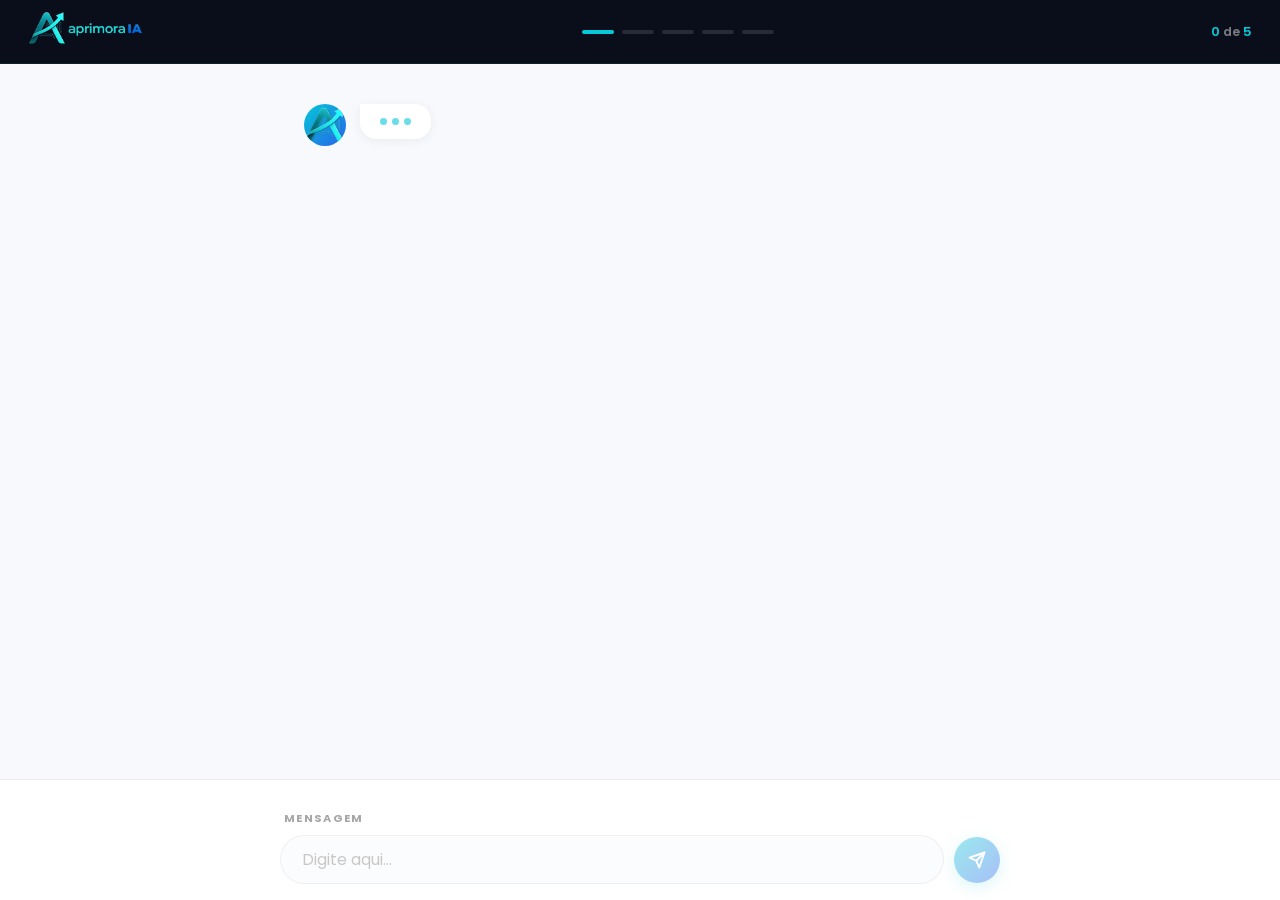
<file: conversa.html>
<!DOCTYPE html>
<html lang="pt-BR">
<head>
  <meta charset="UTF-8" />
  <meta name="viewport" content="width=device-width, initial-scale=1.0" />
  <title>Aprimora IA — Vamos conversar</title>
  <link rel="icon" type="image/x-icon" href="public/favicon.ico" />
  <link rel="preconnect" href="https://fonts.googleapis.com" />
  <link rel="preconnect" href="https://fonts.gstatic.com" crossorigin />
  <link href="https://fonts.googleapis.com/css2?family=Poppins:wght@400;500;600;700&display=swap" rel="stylesheet" />
  <style>
    *, *::before, *::after { box-sizing: border-box; margin: 0; padding: 0; }
    html, body { height: 100%; font-family: 'Poppins', sans-serif; background: #F7F9FC; color: #1a1a2e; }

    /* ── HEADER ── */
    .chat-header {
      position: fixed; top: 0; left: 0; right: 0; z-index: 100;
      background: #0A0E1A;
      height: 64px;
      display: flex; align-items: center; justify-content: space-between;
      padding: 0 28px;
      border-bottom: 1px solid rgba(6,200,216,0.12);
    }
    .chat-header-logo img { height: 38px; width: auto; }
    .chat-progress {
      display: flex; align-items: center; gap: 8px;
      flex: 1; justify-content: center; padding: 0 48px;
    }
    .progress-step {
      width: 32px; height: 4px; border-radius: 4px;
      background: rgba(255,255,255,0.12);
      transition: background 0.4s ease;
    }
    .progress-step.active { background: #06C8D8; }
    .progress-step.done { background: rgba(6,200,216,0.45); }
    .chat-step-counter {
      font-size: 0.8rem; font-weight: 600;
      color: rgba(255,255,255,0.45);
      white-space: nowrap;
    }
    .chat-step-counter span { color: #06C8D8; }

    /* ── CHAT AREA ── */
    .chat-main {
      padding-top: 64px;
      padding-bottom: 100px;
      min-height: 100vh;
      display: flex; flex-direction: column;
    }
    .chat-messages {
      flex: 1;
      max-width: 720px; width: 100%;
      margin: 0 auto;
      padding: 40px 24px 24px;
      display: flex; flex-direction: column; gap: 20px;
    }

    /* ── MENSAGEM ── */
    .msg {
      display: flex; align-items: flex-start; gap: 14px;
      opacity: 0; transform: translateY(12px);
      transition: opacity 0.4s ease, transform 0.4s ease;
    }
    .msg.visible { opacity: 1; transform: translateY(0); }
    .msg-avatar {
      width: 42px; height: 42px; border-radius: 50%; flex-shrink: 0;
      background: linear-gradient(135deg, #06C8D8, #2563EB);
      display: flex; align-items: center; justify-content: center;
      overflow: hidden;
    }
    .msg-avatar img { width: 100%; height: 100%; object-fit: cover; }
    .msg-bubble {
      background: #fff;
      border-radius: 0 16px 16px 16px;
      padding: 14px 18px;
      max-width: 540px;
      font-size: 1rem; line-height: 1.65;
      color: #1a1a2e;
      box-shadow: 0 2px 12px rgba(0,0,0,0.06);
    }

    /* Typing indicator */
    .typing-bubble {
      background: #fff;
      border-radius: 0 16px 16px 16px;
      padding: 14px 20px;
      box-shadow: 0 2px 12px rgba(0,0,0,0.06);
      display: inline-flex; align-items: center; gap: 5px;
    }
    .typing-dot {
      width: 7px; height: 7px; border-radius: 50%;
      background: #06C8D8; opacity: 0.6;
      animation: typingBounce 1.2s infinite;
    }
    .typing-dot:nth-child(2) { animation-delay: 0.2s; }
    .typing-dot:nth-child(3) { animation-delay: 0.4s; }
    @keyframes typingBounce {
      0%, 80%, 100% { transform: translateY(0); opacity: 0.4; }
      40% { transform: translateY(-6px); opacity: 1; }
    }

    /* Resposta do usuário */
    .msg-user {
      flex-direction: row-reverse;
    }
    .msg-user .msg-bubble {
      background: linear-gradient(135deg, #06C8D8, #2563EB);
      color: #fff;
      border-radius: 16px 0 16px 16px;
      box-shadow: 0 2px 16px rgba(6,200,216,0.25);
    }
    .msg-user .msg-avatar {
      background: rgba(6,200,216,0.12);
      border: 1px solid rgba(6,200,216,0.3);
    }
    .msg-user .msg-avatar svg { color: #06C8D8; }

    /* ── INPUT ── */
    .chat-input-bar {
      position: fixed; bottom: 0; left: 0; right: 0;
      background: #fff;
      border-top: 1px solid rgba(0,0,0,0.07);
      padding: 16px 24px;
      display: flex; align-items: center; justify-content: center;
    }
    .chat-input-wrap {
      width: 100%; max-width: 720px;
      display: flex; flex-direction: column; gap: 8px;
    }
    .input-label {
      font-size: 0.7rem; font-weight: 700; letter-spacing: 0.12em;
      text-transform: uppercase; color: rgba(0,0,0,0.35);
      padding-left: 4px;
    }
    .input-row {
      display: flex; gap: 10px; align-items: center;
    }
    .chat-input {
      flex: 1;
      border: 1.5px solid rgba(0,0,0,0.12);
      border-radius: 50px;
      padding: 12px 22px;
      font-size: 0.97rem;
      font-family: 'Poppins', sans-serif;
      color: #1a1a2e;
      outline: none;
      transition: border 0.2s;
      background: #F7F9FC;
    }
    .chat-input:focus { border-color: #06C8D8; background: #fff; }
    .chat-input:disabled { opacity: 0.4; cursor: not-allowed; }
    .btn-send {
      width: 46px; height: 46px; border-radius: 50%;
      background: linear-gradient(135deg, #06C8D8, #2563EB);
      border: none; cursor: pointer;
      display: flex; align-items: center; justify-content: center;
      flex-shrink: 0;
      transition: transform 0.15s, opacity 0.2s;
      box-shadow: 0 4px 14px rgba(6,200,216,0.35);
    }
    .btn-send:hover { transform: scale(1.08); }
    .btn-send:disabled { opacity: 0.4; cursor: not-allowed; transform: none; }
    .btn-send svg { color: #fff; }

    /* Chips de seleção rápida */
    .quick-chips {
      display: flex; flex-wrap: wrap; gap: 8px;
      padding: 4px 0 2px;
    }
    .chip {
      padding: 6px 16px; border-radius: 50px;
      border: 1.5px solid rgba(6,200,216,0.4);
      background: rgba(6,200,216,0.05);
      color: #06C8D8; font-size: 0.83rem; font-weight: 600;
      cursor: pointer; transition: all 0.18s;
      font-family: 'Poppins', sans-serif;
    }
    .chip:hover { background: rgba(6,200,216,0.12); border-color: #06C8D8; }

    /* ── FIM ── */
    .chat-end {
      text-align: center; padding: 32px 24px;
      max-width: 520px; margin: 0 auto;
    }
    .chat-end h2 { font-size: 1.4rem; font-weight: 700; margin-bottom: 12px; color: #1a1a2e; }
    .chat-end p { color: rgba(0,0,0,0.55); font-size: 0.95rem; line-height: 1.6; }
    .btn-end {
      display: inline-flex; align-items: center; gap: 8px;
      margin-top: 24px;
      padding: 13px 28px; border-radius: 50px;
      background: linear-gradient(135deg, #06C8D8, #2563EB);
      color: #fff; font-weight: 700; font-size: 0.95rem;
      text-decoration: none; transition: transform 0.2s;
      box-shadow: 0 4px 20px rgba(6,200,216,0.3);
    }
    .btn-end:hover { transform: translateY(-2px); }

    @media (max-width: 600px) {
      .chat-progress { padding: 0 16px; }
      .progress-step { width: 20px; }
      .chat-messages { padding: 24px 16px 16px; }
    }
  </style>
</head>
<body>

<!-- HEADER -->
<header class="chat-header">
  <a href="/" class="chat-header-logo">
    <img src="public/logo/logo removebg.png" alt="Aprimora IA" />
  </a>
  <div class="chat-progress" id="progressBar">
    <!-- steps gerados via JS -->
  </div>
  <div class="chat-step-counter">
    <span id="currentStep">0</span> de <span id="totalSteps">5</span>
  </div>
</header>

<!-- CHAT -->
<main class="chat-main">
  <div class="chat-messages" id="chatMessages"></div>
</main>

<!-- INPUT -->
<div class="chat-input-bar" id="inputBar">
  <div class="chat-input-wrap">
    <div class="quick-chips" id="quickChips"></div>
    <div class="input-label" id="inputLabel">MENSAGEM</div>
    <div class="input-row">
      <input type="text" class="chat-input" id="chatInput" placeholder="Digite aqui..." autocomplete="off" />
      <button class="btn-send" id="btnSend">
        <svg width="18" height="18" viewBox="0 0 24 24" fill="none" stroke="currentColor" stroke-width="2.5" stroke-linecap="round" stroke-linejoin="round"><line x1="22" y1="2" x2="11" y2="13"/><polygon points="22 2 15 22 11 13 2 9 22 2"/></svg>
      </button>
    </div>
  </div>
</div>

<script>
  const TOTAL_STEPS = 5;
  let currentStep = 0;
  let isWaiting = false;
  const history = []; // histórico para a API

  // Dados coletados
  const lead = { nome: '', empresa: '', segmento: '', dor: '', contato: '' };

  // Referências DOM
  const messagesEl = document.getElementById('chatMessages');
  const inputEl    = document.getElementById('chatInput');
  const btnSend    = document.getElementById('btnSend');
  const chipsEl    = document.getElementById('quickChips');
  const labelEl    = document.getElementById('inputLabel');
  const stepEl     = document.getElementById('currentStep');

  // ── Progressbar ──
  function buildProgress() {
    const bar = document.getElementById('progressBar');
    bar.innerHTML = '';
    for (let i = 0; i < TOTAL_STEPS; i++) {
      const d = document.createElement('div');
      d.className = 'progress-step' + (i < currentStep ? ' done' : i === currentStep ? ' active' : '');
      bar.appendChild(d);
    }
    stepEl.textContent = currentStep;
  }

  // ── Adicionar mensagem ──
  function addMessage(text, isUser = false, isTyping = false) {
    const wrap = document.createElement('div');
    wrap.className = 'msg' + (isUser ? ' msg-user' : '');

    const avatar = document.createElement('div');
    avatar.className = 'msg-avatar';
    if (isUser) {
      avatar.innerHTML = `<svg width="18" height="18" viewBox="0 0 24 24" fill="none" stroke="currentColor" stroke-width="2"><path d="M20 21v-2a4 4 0 0 0-4-4H8a4 4 0 0 0-4 4v2"/><circle cx="12" cy="7" r="4"/></svg>`;
    } else {
      avatar.innerHTML = `<img src="public/logo/icone removebg.png" alt="Aprimora IA" />`;
    }

    const bubble = document.createElement('div');
    if (isTyping) {
      bubble.className = 'typing-bubble';
      bubble.innerHTML = `<div class="typing-dot"></div><div class="typing-dot"></div><div class="typing-dot"></div>`;
    } else {
      bubble.className = 'msg-bubble';
      bubble.textContent = text;
    }

    wrap.appendChild(avatar);
    wrap.appendChild(bubble);
    messagesEl.appendChild(wrap);

    requestAnimationFrame(() => {
      wrap.classList.add('visible');
      messagesEl.scrollTop = messagesEl.scrollHeight;
    });

    return wrap;
  }

  // ── Digitar como IA ──
  async function aiMessage(text, delay = 800) {
    setInputDisabled(true);
    await sleep(300);
    const typingEl = addMessage('', false, true);
    await sleep(delay);
    typingEl.remove();
    addMessage(text, false);
    setInputDisabled(false);
    inputEl.focus();
  }

  function sleep(ms) { return new Promise(r => setTimeout(r, ms)); }

  function setInputDisabled(val) {
    inputEl.disabled = val;
    btnSend.disabled = val;
    isWaiting = val;
  }

  function setChips(options) {
    chipsEl.innerHTML = '';
    options.forEach(opt => {
      const c = document.createElement('button');
      c.className = 'chip';
      c.textContent = opt;
      c.onclick = () => submitAnswer(opt);
      chipsEl.appendChild(c);
    });
  }

  function clearChips() { chipsEl.innerHTML = ''; }

  // ── FLUXO DA CONVERSA ──
  async function startFlow() {
    buildProgress();
    await sleep(500);
    await aiMessage('Olá! 👋 Eu sou a assistente da Aprimora IA.', 600);
    await sleep(200);
    await aiMessage('Estou aqui para entender seu negócio e mostrar como podemos transformá-lo com automações de IA.', 900);
    await sleep(200);
    await aiMessage('Para começar — qual é o seu nome?', 600);
    labelEl.textContent = 'SEU NOME';
    inputEl.placeholder = 'Ex: João Silva';
  }

  async function submitAnswer(value) {
    if (!value.trim() || isWaiting) return;
    clearChips();
    addMessage(value, true);
    inputEl.value = '';
    currentStep++;
    buildProgress();

    if (currentStep === 1) {
      lead.nome = value;
      await aiMessage(`Que ótimo, ${value.split(' ')[0]}! 😊`, 500);
      await sleep(100);
      await aiMessage('Me conta: qual é o nome da sua empresa e o que ela faz?', 800);
      labelEl.textContent = 'SUA EMPRESA';
      inputEl.placeholder = 'Ex: Padaria do João, vendo pães e doces';

    } else if (currentStep === 2) {
      lead.empresa = value;
      await aiMessage('Entendi! Agora me diz...', 500);
      await sleep(100);
      await aiMessage('Qual é o maior desafio que você enfrenta hoje no seu negócio?', 900);
      labelEl.textContent = 'PRINCIPAL DESAFIO';
      inputEl.placeholder = 'Ex: Perco muito tempo respondendo clientes no WhatsApp';
      setChips([
        'Atendimento demorado',
        'Gestão de leads perdidos',
        'Processos manuais',
        'Falta de tempo',
        'Outro'
      ]);

    } else if (currentStep === 3) {
      lead.dor = value;
      setInputDisabled(true);
      await aiAwareResponse(value);

    } else if (currentStep === 4) {
      lead.contato = value;
      await endFlow();
    }
  }

  // ── Resposta inteligente via API ──
  async function aiAwareResponse(dor) {
    const typingEl = addMessage('', false, true);

    try {
      const res = await fetch('/api/chat', {
        method: 'POST',
        headers: { 'Content-Type': 'application/json' },
        body: JSON.stringify({
          lead,
          dor,
          mensagem: `O cliente se chama ${lead.nome}, tem uma empresa chamada "${lead.empresa}" e seu principal desafio é: "${dor}". Responda de forma personalizada como a Aprimora IA pode ajudar especificamente esse negócio. Seja breve (2-3 frases), empático e mostre valor concreto.`
        })
      });
      const data = await res.json();
      typingEl.remove();
      addMessage(data.resposta, false);
    } catch {
      typingEl.remove();
      addMessage(`Perfeito, ${lead.nome.split(' ')[0]}! Com automações de IA conseguimos resolver exatamente isso — reduzindo o trabalho manual e melhorando seus resultados. 🚀`, false);
    }

    await sleep(600);
    setInputDisabled(false);
    await aiMessage('Para te enviar uma proposta personalizada, qual é o seu melhor contato? (WhatsApp ou e-mail)', 800);
    labelEl.textContent = 'SEU CONTATO';
    inputEl.placeholder = 'Ex: (11) 99999-9999 ou email@empresa.com';
    inputEl.focus();
  }

  async function endFlow() {
    currentStep = TOTAL_STEPS;
    buildProgress();
    setInputDisabled(true);
    document.getElementById('inputBar').style.display = 'none';

    await aiMessage(`Perfeito, ${lead.nome.split(' ')[0]}! 🎉`, 500);
    await sleep(200);
    await aiMessage('Registrei tudo e em breve nossa equipe vai entrar em contato com uma proposta personalizada para o seu negócio.', 900);
    await sleep(400);

    const endEl = document.createElement('div');
    endEl.className = 'chat-end msg visible';
    endEl.innerHTML = `
      <div>
        <h2>Tudo certo! 🚀</h2>
        <p>Obrigado pelo seu tempo. Vamos analisar o seu perfil e preparar a melhor solução para a <strong>${lead.empresa}</strong>.</p>
        <a href="/" class="btn-end">
          <svg width="16" height="16" viewBox="0 0 24 24" fill="none" stroke="currentColor" stroke-width="2.5"><path d="M3 9l9-7 9 7v11a2 2 0 0 1-2 2H5a2 2 0 0 1-2-2z"/></svg>
          Voltar ao site
        </a>
      </div>
    `;
    messagesEl.appendChild(endEl);
    messagesEl.scrollTop = messagesEl.scrollHeight;

    // Envia lead para a API
    try {
      await fetch('/api/chat', {
        method: 'POST',
        headers: { 'Content-Type': 'application/json' },
        body: JSON.stringify({ tipo: 'salvar_lead', lead })
      });
    } catch {}
  }

  // ── Eventos ──
  btnSend.addEventListener('click', () => submitAnswer(inputEl.value.trim()));
  inputEl.addEventListener('keydown', e => {
    if (e.key === 'Enter' && !e.shiftKey) {
      e.preventDefault();
      submitAnswer(inputEl.value.trim());
    }
  });

  // ── Init ──
  buildProgress();
  document.getElementById('totalSteps').textContent = TOTAL_STEPS;
  startFlow();
</script>
</body>
</html>
</file>
<file: public/css/style.css>
/* =========================================
   APRIMORA IA — Stylesheet
   Alternating Dark / Light sections
   ========================================= */

@import url('https://fonts.googleapis.com/css2?family=Poppins:wght@400;500;600;700;800&display=swap');

/* --- CSS Variables --- */
:root {
  /* Brand colors (from logo) */
  --cyan:          #06C8D8;
  --cyan-dark:     #04A8B8;
  --blue:          #2563EB;
  --white:         #FFFFFF;

  /* Dark theme tokens */
  --dk-bg:         #0A0E1A;
  --dk-bg-2:       #0D1117;
  --dk-card:       #111827;
  --dk-card-2:     #161F30;
  --dk-text:       #E2EAF4;
  --dk-muted:      #7A8FA8;
  --dk-border:     rgba(255,255,255,0.07);
  --dk-border-glow:rgba(6,200,216,0.20);

  /* Light theme tokens */
  --lt-bg:         #F0F4F8;
  --lt-bg-2:       #FFFFFF;
  --lt-card:       #FFFFFF;
  --lt-text:       #0D1117;
  --lt-muted:      #5A6A82;
  --lt-border:     #E0E8F0;
  --lt-border-glow:rgba(6,200,216,0.30);

  /* Shared */
  --radius-sm:     8px;
  --radius-md:     14px;
  --shadow-sm:     0 1px 4px rgba(0,0,0,0.10);
  --shadow-md:     0 4px 20px rgba(0,0,0,0.14);
  --shadow-lg:     0 12px 40px rgba(0,0,0,0.18);
  --shadow-glow:   0 0 28px rgba(6,200,216,0.18);
  --transition:    all 0.3s ease;
  --max-width:     1380px;
  --header-height: 80px;
}

/* --- Reset --- */
*, *::before, *::after { box-sizing: border-box; margin: 0; padding: 0; }
html { scroll-behavior: smooth; font-size: 16px; }
body {
  font-family: 'Poppins', sans-serif;
  background: var(--dk-bg);
  color: var(--dk-text);
  line-height: 1.65;
  -webkit-font-smoothing: antialiased;
}
img { max-width: 100%; display: block; }
a { text-decoration: none; color: inherit; }
ul { list-style: none; }
button { cursor: pointer; font-family: inherit; border: none; background: none; }

.container {
  width: 100%;
  max-width: var(--max-width);
  margin: 0 auto;
  padding: 0 16px;
}

/* =========================================
   BUTTONS
   ========================================= */
.btn {
  display: inline-flex;
  align-items: center;
  gap: 8px;
  padding: 14px 28px;
  border-radius: var(--radius-sm);
  font-size: 0.95rem;
  font-weight: 600;
  transition: var(--transition);
  white-space: nowrap;
}
.btn-primary {
  background: linear-gradient(135deg, var(--cyan) 0%, var(--blue) 100%);
  color: var(--white);
  box-shadow: 0 4px 16px rgba(6,200,216,0.28);
}
.btn-primary:hover {
  background: linear-gradient(135deg, var(--cyan-dark), #1d52d4);
  transform: translateY(-2px);
  box-shadow: 0 6px 24px rgba(6,200,216,0.42);
}
.btn-outline-white {
  background: transparent;
  color: var(--white);
  border: 1.5px solid rgba(255,255,255,0.32);
}
.btn-outline-white:hover {
  background: rgba(255,255,255,0.08);
  border-color: rgba(255,255,255,0.65);
  transform: translateY(-2px);
}
.btn-outline-dark {
  background: transparent;
  color: var(--lt-text);
  border: 1.5px solid rgba(13,17,23,0.25);
}
.btn-outline-dark:hover {
  background: var(--lt-text);
  color: var(--white);
  transform: translateY(-2px);
}
.btn-whatsapp {
  background: #25D366;
  color: var(--white);
  box-shadow: 0 4px 14px rgba(37,211,102,0.28);
}
.btn-whatsapp:hover {
  background: #1da851;
  transform: translateY(-2px);
  box-shadow: 0 6px 20px rgba(37,211,102,0.40);
}
.btn-lg { padding: 16px 36px; font-size: 1.05rem; }

/* =========================================
   HEADER
   ========================================= */
#header {
  position: fixed;
  top: 0; left: 0; right: 0;
  height: var(--header-height);
  z-index: 1000;
  background: transparent;
  transition: background 0.4s ease, box-shadow 0.4s ease;
}
#header.scrolled {
  background: rgba(8,11,20,0.96);
  backdrop-filter: blur(16px);
  -webkit-backdrop-filter: blur(16px);
  box-shadow: 0 1px 0 rgba(6,200,216,0.12), 0 4px 24px rgba(0,0,0,0.45);
}
.header-inner {
  display: flex;
  align-items: center;
  justify-content: space-between;
  height: var(--header-height);
}
.logo img {
  height: 52px;
  width: auto;
  object-fit: contain;
}
.nav-links {
  display: flex;
  align-items: center;
  gap: 32px;
}
.nav-links a {
  color: rgba(255,255,255,0.72);
  font-size: 0.88rem;
  font-weight: 500;
  transition: color 0.2s;
  position: relative;
}
.nav-links a::after {
  content: '';
  position: absolute;
  bottom: -5px; left: 0;
  width: 0; height: 2px;
  background: linear-gradient(90deg, var(--cyan), var(--blue));
  transition: width 0.3s;
  border-radius: 2px;
}
.nav-links a:hover { color: var(--white); }
.nav-links a:hover::after { width: 100%; }
.nav-actions {
  display: flex;
  align-items: center;
  gap: 10px;
  margin-left: 12px;
}
.btn-ghost-header {
  display: inline-flex;
  align-items: center;
  gap: 7px;
  padding: 9px 18px;
  border-radius: 8px;
  font-size: 0.88rem;
  font-weight: 600;
  color: rgba(255,255,255,0.75);
  border: 1px solid rgba(255,255,255,0.15);
  background: rgba(255,255,255,0.04);
  text-decoration: none;
  transition: all 0.2s;
  white-space: nowrap;
}
.btn-ghost-header:hover {
  color: var(--white);
  border-color: rgba(6,200,216,0.4);
  background: rgba(6,200,216,0.06);
}

/* Hamburger */
.hamburger {
  display: none;
  flex-direction: column;
  gap: 5px;
  padding: 6px;
}
.hamburger span {
  display: block; width: 24px; height: 2px;
  background: var(--white); border-radius: 2px;
  transition: var(--transition);
}
.hamburger.active span:nth-child(1) { transform: translateY(7px) rotate(45deg); }
.hamburger.active span:nth-child(2) { opacity: 0; }
.hamburger.active span:nth-child(3) { transform: translateY(-7px) rotate(-45deg); }

/* Mobile menu */
.mobile-menu {
  display: none;
  position: fixed;
  top: var(--header-height);
  left: 0; right: 0;
  background: rgba(8,11,20,0.98);
  backdrop-filter: blur(16px);
  padding: 20px 28px 28px;
  flex-direction: column;
  gap: 2px;
  border-bottom: 1px solid var(--dk-border-glow);
  z-index: 999;
}
.mobile-menu.open { display: flex; }
.mobile-menu a {
  color: rgba(255,255,255,0.78);
  font-size: 1rem; font-weight: 500;
  padding: 12px 0;
  border-bottom: 1px solid rgba(255,255,255,0.05);
  transition: color 0.2s;
}
.mobile-menu a:hover { color: var(--cyan); }
.mobile-menu .btn { width: 100%; justify-content: center; margin-top: 14px; }

/* =========================================
   SECTION COMMONS
   ========================================= */
section { padding: 100px 0; position: relative; }

/* Dark section */
.s-dark {
  background: var(--dk-bg);
  color: var(--dk-text);
}
.s-dark-2 {
  background: var(--dk-bg-2);
  color: var(--dk-text);
}

/* Light section */
.s-light {
  background: var(--lt-bg);
  color: var(--lt-text);
}
.s-light-2 {
  background: var(--lt-bg-2);
  color: var(--lt-text);
}

/* Section header */
.section-header { text-align: center; margin-bottom: 60px; }
.section-tag {
  display: inline-block;
  background: linear-gradient(90deg, var(--cyan), var(--blue));
  -webkit-background-clip: text;
  -webkit-text-fill-color: transparent;
  background-clip: text;
  font-size: 0.74rem;
  font-weight: 700;
  letter-spacing: 0.14em;
  text-transform: uppercase;
  margin-bottom: 12px;
}
.s-dark .section-title,
.s-dark-2 .section-title {
  font-size: clamp(1.7rem, 3vw, 2.5rem);
  font-weight: 800;
  line-height: 1.18;
  color: var(--white);
  margin-bottom: 16px;
  letter-spacing: -0.02em;
}
.s-light .section-title,
.s-light-2 .section-title {
  font-size: clamp(1.7rem, 3vw, 2.5rem);
  font-weight: 800;
  line-height: 1.18;
  color: var(--lt-text);
  margin-bottom: 16px;
  letter-spacing: -0.02em;
}
.s-dark .section-subtitle,
.s-dark-2 .section-subtitle {
  font-size: 1rem;
  color: var(--dk-muted);
  max-width: 580px;
  margin: 0 auto;
  line-height: 1.78;
}
.s-light .section-subtitle,
.s-light-2 .section-subtitle {
  font-size: 1rem;
  color: var(--lt-muted);
  max-width: 580px;
  margin: 0 auto;
  line-height: 1.78;
}

/* Wave dividers */
.wave-divider {
  position: absolute;
  bottom: -1px; left: 0; right: 0;
  line-height: 0;
  z-index: 2;
}
.wave-divider svg { display: block; width: 100%; }

/* Fade-in animations */
.fade-in {
  opacity: 0;
  transform: translateY(30px);
  transition: opacity 0.65s ease, transform 0.65s ease;
}
.fade-in.visible { opacity: 1; transform: translateY(0); }
.fade-in-delay-1 { transition-delay: 0.10s; }
.fade-in-delay-2 { transition-delay: 0.20s; }
.fade-in-delay-3 { transition-delay: 0.30s; }
.fade-in-delay-4 { transition-delay: 0.40s; }

/* =========================================
   HERO  (dark — ímpar 1)
   ========================================= */
#hero {
  background: linear-gradient(140deg, #060A10 0%, #0A0E1A 48%, #080F22 100%);
  min-height: 100vh;
  display: flex;
  align-items: center;
  overflow: hidden;
  padding-top: var(--header-height);
}
.hero-bg-dots {
  position: absolute; inset: 0;
  background-image: radial-gradient(circle, rgba(6,200,216,0.09) 1px, transparent 1px);
  background-size: 40px 40px;
  pointer-events: none;
}
#hero .ambient-1 {
  position: absolute;
  top: -15%; right: -8%;
  width: 650px; height: 650px;
  background: radial-gradient(circle, rgba(37,99,235,0.11) 0%, transparent 65%);
  pointer-events: none;
}
#hero .ambient-2 {
  position: absolute;
  bottom: 10%; left: -10%;
  width: 500px; height: 500px;
  background: radial-gradient(circle, rgba(6,200,216,0.07) 0%, transparent 65%);
  pointer-events: none;
}
.hero-inner {
  display: grid;
  grid-template-columns: 1fr 1fr;
  gap: 48px;
  align-items: center;
  padding: 16px 0 32px;
  position: relative; z-index: 1;
}
.hero-visual {
  margin-top: 0;
}
.hero-content { color: var(--white); padding-top: 32px; }
.hero-badge {
  display: inline-flex;
  align-items: center;
  gap: 8px;
  background: rgba(6,200,216,0.08);
  border: 1px solid rgba(6,200,216,0.22);
  color: var(--cyan);
  font-size: 0.76rem;
  font-weight: 600;
  letter-spacing: 0.10em;
  text-transform: uppercase;
  padding: 6px 16px;
  border-radius: 100px;
  margin-bottom: 24px;
}
.hero-badge-dot {
  width: 6px; height: 6px;
  background: var(--cyan);
  border-radius: 50%;
  animation: pulse 2s infinite;
}
@keyframes pulse {
  0%, 100% { opacity: 1; transform: scale(1); }
  50%       { opacity: 0.35; transform: scale(1.6); }
}
.hero-title {
  font-size: clamp(1.8rem, 3.2vw, 2.8rem);
  font-weight: 800;
  line-height: 1.14;
  margin-bottom: 20px;
  letter-spacing: -0.02em;
}
.hero-title .highlight {
  background: linear-gradient(90deg, var(--cyan), var(--blue));
  -webkit-background-clip: text;
  -webkit-text-fill-color: transparent;
  background-clip: text;
}
.hero-subtitle {
  font-size: 0.97rem;
  color: rgba(255,255,255,0.58);
  margin-bottom: 48px;
  line-height: 1.75;
  max-width: 500px;
}
.hero-actions { display: flex; align-items: center; gap: 20px; flex-wrap: wrap; }
.hero-link-cta {
  display: inline-flex;
  align-items: center;
  gap: 7px;
  color: rgba(255,255,255,0.55);
  font-size: 0.9rem;
  font-weight: 500;
  text-decoration: none;
  transition: color 0.2s;
}
.hero-link-cta svg { color: #25D366; }
.hero-link-cta:hover { color: rgba(255,255,255,0.9); }
.hero-stats {
  display: flex; gap: 40px;
  margin-top: 36px; padding-top: 28px;
  border-top: 1px solid rgba(255,255,255,0.08);
}
.hero-stat strong {
  display: block;
  font-size: 1.7rem; font-weight: 800; line-height: 1;
  background: linear-gradient(90deg, var(--cyan), var(--blue));
  -webkit-background-clip: text;
  -webkit-text-fill-color: transparent;
  background-clip: text;
}
.hero-stat > span {
  font-size: 0.76rem;
  color: rgba(255,255,255,0.42);
  margin-top: 5px;
  display: block;
}
.hero-visual {
  display: flex;
  justify-content: center;
  align-items: flex-start;
  padding-top: 0;
}
.hero-visual-inner {
  display: flex;
  flex-direction: column;
  align-items: center;
  width: 100%;
  padding-top: 24px;
}
.hero-badge-right {
  margin-bottom: 12px;
  margin-top: 0;
  white-space: nowrap;
}
.hero-svg-wrap {
  position: relative;
  width: 100%; max-width: 500px;
  transform: perspective(800px) rotateY(-18deg) rotateX(8deg) scale(1.04);
  transform-style: preserve-3d;
  transition: transform 0.7s cubic-bezier(0.23, 1, 0.32, 1);
  filter: drop-shadow(0 32px 56px rgba(6,200,216,0.22)) drop-shadow(0 8px 28px rgba(37,99,235,0.28));
}
.hero-svg-wrap:hover {
  transform: perspective(800px) rotateY(-6deg) rotateX(3deg) scale(1.06);
}
.hero-svg-glow {
  position: absolute; inset: -40px;
  background: radial-gradient(circle at 50% 50%, rgba(6,200,216,0.14), rgba(37,99,235,0.09) 45%, transparent 70%);
  pointer-events: none;
}

/* =========================================
   DORES  (light — par 2)
   ========================================= */
#dores { background: var(--lt-bg); }
.dores-grid {
  display: grid;
  grid-template-columns: repeat(auto-fit, minmax(240px, 1fr));
  gap: 20px; margin-bottom: 48px;
}
.dor-card {
  background: var(--lt-card);
  border: 1px solid var(--lt-border);
  border-radius: var(--radius-md);
  padding: 28px 24px;
  display: flex; flex-direction: column; gap: 14px;
  transition: var(--transition);
  position: relative; overflow: hidden;
  box-shadow: var(--shadow-sm);
}
.dor-card::before {
  content: '';
  position: absolute; top: 0; left: 0;
  width: 3px; height: 100%;
  background: linear-gradient(180deg, var(--cyan), var(--blue));
  transform: scaleY(0);
  transition: transform 0.3s ease;
  transform-origin: bottom;
}
.dor-card:hover { box-shadow: var(--shadow-md); transform: translateY(-4px); }
.dor-card:hover::before { transform: scaleY(1); }
.dor-icon {
  width: 48px; height: 48px;
  background: linear-gradient(135deg, rgba(6,200,216,0.10), rgba(37,99,235,0.08));
  border: 1px solid rgba(6,200,216,0.20);
  border-radius: var(--radius-sm);
  display: flex; align-items: center; justify-content: center; flex-shrink: 0;
}
.dor-card p {
  font-size: 0.93rem; font-weight: 500;
  color: var(--lt-text); line-height: 1.55;
}
.dores-transition {
  text-align: center;
  font-size: 1.1rem; font-weight: 600;
  color: var(--lt-text);
  background: linear-gradient(135deg, rgba(6,200,216,0.06), rgba(37,99,235,0.04));
  border: 1px solid rgba(6,200,216,0.20);
  border-left: 3px solid var(--cyan);
  padding: 20px 28px; border-radius: var(--radius-md);
  max-width: 700px; margin: 0 auto;
}

/* Problem cards grid */
.problems-grid {
  display: grid;
  grid-template-columns: repeat(3, 1fr);
  gap: 24px;
  margin-top: 48px;
  margin-bottom: 48px;
}

.problem-card {
  background: var(--lt-card);
  border: 1px solid var(--lt-border);
  border-radius: 16px;
  padding: 32px;
  transition: all 0.3s ease;
}

.s-light .problem-card:hover {
  border-color: var(--lt-border-glow);
  box-shadow: 0 4px 20px var(--shadow-sm);
  transform: translateY(-4px);
}

.problem-icon { font-size: 2rem; margin-bottom: 16px; }
.problem-card h4 { font-size: 1.05rem; font-weight: 700; color: var(--lt-text); margin-bottom: 10px; }
.problem-card p { font-size: 0.93rem; color: var(--lt-muted); line-height: 1.65; }

/* =========================================
   SOLUÇÕES  (dark — ímpar 3)
   ========================================= */
#solucoes { background: var(--dk-bg); }
.solucoes-grid {
  display: grid;
  grid-template-columns: repeat(auto-fit, minmax(300px, 1fr));
  gap: 24px;
}
.solucao-card {
  background: var(--dk-card);
  border: 1px solid var(--dk-border);
  border-radius: var(--radius-md);
  padding: 36px 28px;
  display: flex; flex-direction: column; gap: 16px;
  transition: var(--transition); position: relative;
}
.solucao-card:hover {
  border-color: var(--dk-border-glow);
  box-shadow: var(--shadow-glow);
  transform: translateY(-6px);
}
.solucao-card.featured {
  background: linear-gradient(160deg, #0D1B32 0%, #0A1224 100%);
  border-color: rgba(6,200,216,0.28);
  box-shadow: 0 0 0 1px rgba(6,200,216,0.10);
}
.solucao-card.featured:hover {
  box-shadow: 0 0 0 1px rgba(6,200,216,0.25), var(--shadow-glow);
}
.solucao-icon-wrap {
  width: 54px; height: 54px;
  background: rgba(6,200,216,0.08);
  border: 1px solid rgba(6,200,216,0.18);
  border-radius: var(--radius-sm);
  display: flex; align-items: center; justify-content: center;
}
.solucao-tag {
  display: inline-block; width: fit-content;
  font-size: 0.7rem; font-weight: 700;
  letter-spacing: 0.09em; text-transform: uppercase;
  color: var(--cyan);
  background: rgba(6,200,216,0.08);
  border: 1px solid rgba(6,200,216,0.20);
  padding: 4px 12px; border-radius: 100px;
}
.solucao-title { font-size: 1.15rem; font-weight: 700; color: var(--white); line-height: 1.3; }
.solucao-desc { font-size: 0.9rem; color: var(--dk-muted); line-height: 1.65; flex-grow: 1; }
.solucao-link {
  display: inline-flex; align-items: center; gap: 6px;
  color: var(--cyan); font-size: 0.85rem; font-weight: 600;
  transition: gap 0.2s;
}
.solucao-link:hover { gap: 10px; }

/* Feature cards grid */
.features-grid {
  display: grid;
  grid-template-columns: repeat(3, 1fr);
  gap: 24px;
  margin-top: 48px;
}

.feature-card {
  background: var(--dk-card);
  border: 1px solid var(--dk-border);
  border-radius: 16px;
  padding: 36px;
  transition: all 0.3s ease;
}

.s-dark .feature-card:hover {
  border-color: var(--dk-border-glow);
  box-shadow: 0 8px 32px rgba(6,200,216,0.2);
  transform: translateY(-4px);
}

.feature-icon {
  font-size: 2.5rem;
  margin-bottom: 20px;
  display: block;
}

.feature-card h4 {
  font-size: 1.05rem;
  font-weight: 700;
  color: var(--dk-text);
  margin-bottom: 10px;
  line-height: 1.3;
}

.feature-card p {
  font-size: 0.93rem;
  color: var(--dk-muted);
  line-height: 1.65;
}

@media (max-width: 1024px) {
  .features-grid {
    grid-template-columns: repeat(2, 1fr);
  }
}

@media (max-width: 768px) {
  .features-grid {
    grid-template-columns: 1fr;
  }
}

/* Pricing Grid */
.pricing-grid {
  display: grid;
  grid-template-columns: repeat(3, 1fr);
  gap: 24px;
  margin-top: 48px;
  max-width: 1200px;
  margin-left: auto;
  margin-right: auto;
}

.pricing-card {
  background: var(--dk-card);
  border: 1px solid var(--dk-border);
  border-radius: 16px;
  padding: 44px 36px;
  position: relative;
  transition: all 0.3s ease;
}

.s-light .pricing-card:hover {
  border-color: var(--dk-border-glow);
  box-shadow: 0 8px 32px rgba(6,200,216,0.2);
  transform: translateY(-4px);
}

.pricing-card.featured {
  background: linear-gradient(135deg, rgba(6,200,216,0.08), rgba(37,99,235,0.06));
  border: 1px solid rgba(6,200,216,0.3);
  transform: scale(1.03);
  box-shadow: 0 12px 40px rgba(6,200,216,0.15);
}

.pricing-card.featured:hover {
  transform: scale(1.03) translateY(-4px);
  box-shadow: 0 16px 48px rgba(6,200,216,0.25);
}

.plan-badge {
  position: absolute;
  top: -14px;
  left: 50%;
  transform: translateX(-50%);
  background: linear-gradient(135deg, var(--cyan), var(--blue));
  color: var(--white);
  padding: 6px 20px;
  border-radius: 50px;
  font-size: 0.75rem;
  font-weight: 700;
  letter-spacing: 0.5px;
  white-space: nowrap;
}

.plan-name {
  font-size: 0.75rem;
  font-weight: 700;
  letter-spacing: 1px;
  text-transform: uppercase;
  color: var(--cyan);
  margin-bottom: 8px;
  display: block;
}

.plan-title {
  font-size: 1.4rem;
  font-weight: 700;
  margin-bottom: 10px;
  color: var(--dk-text);
  line-height: 1.2;
}

.plan-desc {
  font-size: 0.9rem;
  color: var(--dk-muted);
  margin-bottom: 28px;
  line-height: 1.55;
}

.plan-price {
  margin-bottom: 28px;
}

.plan-setup {
  font-size: 0.8rem;
  color: var(--dk-muted);
  margin-bottom: 6px;
  display: block;
}

.plan-value {
  font-size: 2.5rem;
  font-weight: 800;
  color: var(--cyan);
  line-height: 1;
  letter-spacing: -1px;
  display: block;
}

.plan-period {
  font-size: 0.9rem;
  color: var(--dk-muted);
  margin-top: 4px;
  display: block;
}

.plan-features {
  list-style: none;
  margin-bottom: 36px;
  padding: 0;
}

.plan-features li {
  font-size: 0.9rem;
  color: var(--dk-muted);
  padding: 12px 0;
  border-bottom: 1px solid var(--dk-border);
  display: flex;
  align-items: flex-start;
  gap: 10px;
  line-height: 1.45;
}

.plan-features li::before {
  content: '✓';
  color: var(--cyan);
  font-weight: 700;
  flex-shrink: 0;
  margin-top: 1px;
}

.pricing-card .btn {
  width: 100%;
  justify-content: center;
  border-radius: 8px;
}

@media (max-width: 1024px) {
  .pricing-grid {
    grid-template-columns: repeat(2, 1fr);
  }
  .pricing-card.featured {
    transform: scale(1);
  }
  .pricing-card.featured:hover {
    transform: translateY(-4px);
  }
}

@media (max-width: 768px) {
  .pricing-grid {
    grid-template-columns: 1fr;
  }
  .plan-value {
    font-size: 2rem;
  }
}

/* Testimonials Grid */
.testimonials-grid {
  display: grid;
  grid-template-columns: repeat(3, 1fr);
  gap: 24px;
  margin-top: 48px;
}

.testimonial-card {
  background: var(--dk-card);
  border: 1px solid var(--dk-border);
  border-radius: 16px;
  padding: 32px;
  transition: all 0.3s ease;
}

.s-dark .testimonial-card:hover {
  border-color: var(--dk-border-glow);
  box-shadow: 0 8px 32px rgba(6,200,216,0.2);
  transform: translateY(-4px);
}

.testimonial-stars {
  color: #FFB800;
  font-size: 1rem;
  margin-bottom: 16px;
  letter-spacing: 2px;
  display: block;
}

.testimonial-text {
  font-size: 0.95rem;
  color: var(--dk-muted);
  line-height: 1.75;
  margin-bottom: 24px;
  font-style: italic;
}

.testimonial-author {
  display: flex;
  align-items: center;
  gap: 12px;
}

.author-avatar {
  width: 48px;
  height: 48px;
  border-radius: 50%;
  background: linear-gradient(135deg, var(--cyan), var(--blue));
  display: flex;
  align-items: center;
  justify-content: center;
  font-weight: 800;
  color: var(--white);
  font-size: 1rem;
  flex-shrink: 0;
}

.author-info strong {
  display: block;
  font-size: 0.95rem;
  font-weight: 700;
  color: var(--dk-text);
}

.author-info span {
  font-size: 0.85rem;
  color: var(--dk-muted);
  display: block;
  margin-top: 2px;
}

@media (max-width: 1024px) {
  .testimonials-grid {
    grid-template-columns: repeat(2, 1fr);
  }
}

@media (max-width: 768px) {
  .testimonials-grid {
    grid-template-columns: 1fr;
  }
}

/* FAQ List */
.faq-list {
  max-width: 800px;
  margin: 48px auto 0;
}

.faq-item {
  border-bottom: 1px solid var(--dk-border);
  padding: 28px 0;
}

.faq-item h4 {
  font-size: 1.05rem;
  font-weight: 700;
  margin-bottom: 12px;
  color: var(--dk-text);
  line-height: 1.4;
}

.faq-item p {
  font-size: 0.95rem;
  color: var(--dk-muted);
  line-height: 1.7;
}

.faq-item:last-child {
  border-bottom: none;
}

/* =========================================
   COMO FUNCIONA  (light — par 4)
   ========================================= */
#como-funciona { background: var(--lt-bg); }
.steps-wrapper {
  display: flex;
  position: relative;
  align-items: flex-start;
  justify-content: center;
}
.steps-wrapper::before {
  content: '';
  position: absolute;
  top: 35px;
  left: calc(16.66% + 35px);
  right: calc(16.66% + 35px);
  height: 1px;
  background: linear-gradient(90deg, var(--cyan), var(--blue));
  opacity: 0.18;
}
.step {
  flex: 1; max-width: 360px;
  display: flex; flex-direction: column;
  align-items: center; text-align: center;
  padding: 0 24px; position: relative;
}
.step-number {
  width: 70px; height: 70px;
  background: var(--lt-card);
  border-radius: 50%;
  display: flex; align-items: center; justify-content: center;
  font-size: 1.5rem; font-weight: 800;
  color: var(--cyan);
  margin-bottom: 24px;
  box-shadow: 0 0 0 2px var(--cyan), 0 0 20px rgba(6,200,216,0.18);
  position: relative; z-index: 1; flex-shrink: 0;
}
.step-icon {
  position: absolute; top: -6px; right: -6px;
  width: 22px; height: 22px;
  background: linear-gradient(135deg, var(--cyan), var(--blue));
  border-radius: 50%;
  display: flex; align-items: center; justify-content: center;
}
.step-label {
  font-size: 0.7rem; font-weight: 700;
  letter-spacing: 0.12em; text-transform: uppercase;
  color: var(--cyan); margin-bottom: 8px;
}
.step-title { font-size: 1.1rem; font-weight: 700; color: var(--lt-text); margin-bottom: 10px; }
.step-desc { font-size: 0.88rem; color: var(--lt-muted); line-height: 1.65; }
.como-funciona-cta { text-align: center; margin-top: 56px; }

/* =========================================
   DIFERENCIAIS  (dark — ímpar 5)
   ========================================= */
#diferenciais { background: var(--dk-bg-2); }
.diferenciais-grid {
  display: grid;
  grid-template-columns: repeat(auto-fit, minmax(250px, 1fr));
  gap: 20px;
}
.diferencial-item {
  display: flex; flex-direction: column; gap: 14px;
  padding: 32px 24px;
  border-radius: var(--radius-md);
  border: 1px solid var(--dk-border);
  background: var(--dk-card);
  transition: var(--transition);
}
.diferencial-item:hover {
  border-color: var(--dk-border-glow);
  box-shadow: var(--shadow-glow);
  transform: translateY(-4px);
}
.dif-icon {
  width: 52px; height: 52px;
  background: rgba(6,200,216,0.07);
  border: 1px solid rgba(6,200,216,0.15);
  border-radius: var(--radius-sm);
  display: flex; align-items: center; justify-content: center;
}
.dif-title { font-size: 1rem; font-weight: 700; color: var(--white); }
.dif-desc { font-size: 0.87rem; color: var(--dk-muted); line-height: 1.65; }

/* =========================================
   SOBRE NÓS  (light — par 6)
   ========================================= */
#sobre { background: var(--lt-bg); }
.sobre-intro {
  max-width: 680px; margin: 0 auto 56px;
  text-align: center;
  font-size: 1rem; color: var(--lt-muted); line-height: 1.82;
}
.socios-grid {
  display: grid;
  grid-template-columns: repeat(auto-fit, minmax(300px, 1fr));
  gap: 28px;
  max-width: 860px; margin: 0 auto;
}
.socio-card {
  background: var(--lt-card);
  border: 1px solid var(--lt-border);
  border-radius: var(--radius-md);
  overflow: hidden; transition: var(--transition);
  box-shadow: var(--shadow-sm);
}
.socio-card:hover { box-shadow: var(--shadow-lg); transform: translateY(-4px); }
.socio-photo {
  height: 180px;
  background: linear-gradient(135deg, #0A0E1A 0%, #0D1B32 100%);
  display: flex; align-items: center; justify-content: center;
}
.socio-initials {
  width: 80px; height: 80px; border-radius: 50%;
  background: rgba(6,200,216,0.10);
  border: 2px solid var(--cyan);
  box-shadow: 0 0 24px rgba(6,200,216,0.22);
  display: flex; align-items: center; justify-content: center;
  font-size: 1.8rem; font-weight: 800; color: var(--cyan);
}
.socio-body { padding: 24px; }
.socio-name { font-size: 1.15rem; font-weight: 700; color: var(--lt-text); margin-bottom: 4px; }
.socio-role {
  font-size: 0.74rem; font-weight: 700;
  letter-spacing: 0.08em; text-transform: uppercase;
  background: linear-gradient(90deg, var(--cyan), var(--blue));
  -webkit-background-clip: text; -webkit-text-fill-color: transparent;
  background-clip: text;
  margin-bottom: 14px; display: block;
}
.socio-desc { font-size: 0.88rem; color: var(--lt-muted); line-height: 1.72; }

/* =========================================
   CTA FINAL  (dark — ímpar 7)
   ========================================= */
#cta-final {
  background: linear-gradient(140deg, #060A10 0%, #0A0E1A 55%, #07112A 100%);
  color: var(--white);
  padding: 100px 0;
  text-align: center; position: relative; overflow: hidden;
}
#cta-final::before {
  content: '';
  position: absolute; inset: 0;
  background-image: radial-gradient(circle, rgba(6,200,216,0.07) 1px, transparent 1px);
  background-size: 40px 40px;
  pointer-events: none;
}
#cta-final::after {
  content: '';
  position: absolute; top: 50%; left: 50%;
  transform: translate(-50%, -50%);
  width: 700px; height: 380px;
  background: radial-gradient(ellipse, rgba(6,200,216,0.11) 0%, rgba(37,99,235,0.07) 45%, transparent 70%);
  pointer-events: none;
}
.cta-final-title {
  font-size: clamp(1.8rem, 3.5vw, 2.8rem);
  font-weight: 800; line-height: 1.18;
  margin-bottom: 16px; letter-spacing: -0.02em;
  position: relative; z-index: 1;
}
.cta-final-title .highlight {
  background: linear-gradient(90deg, var(--cyan), var(--blue));
  -webkit-background-clip: text; -webkit-text-fill-color: transparent;
  background-clip: text;
}
.cta-final-sub {
  font-size: 1rem; color: rgba(255,255,255,0.58);
  max-width: 500px; margin: 0 auto 40px;
  line-height: 1.78; position: relative; z-index: 1;
}
.cta-final-actions {
  display: flex; gap: 14px;
  justify-content: center; flex-wrap: wrap;
  position: relative; z-index: 1;
}

/* =========================================
   FOOTER
   ========================================= */
footer {
  background: #030508;
  color: rgba(255,255,255,0.55);
  padding: 56px 0 32px;
  border-top: 1px solid rgba(6,200,216,0.10);
}
.footer-inner {
  display: grid;
  grid-template-columns: 1.8fr 1fr 1fr;
  gap: 48px; margin-bottom: 48px;
}
.footer-brand .logo img { height: 44px; margin-bottom: 16px; }
.footer-tagline {
  font-size: 0.85rem; line-height: 1.65;
  margin-bottom: 20px; color: rgba(255,255,255,0.38);
}
.footer-social { display: flex; gap: 10px; }
.social-btn {
  width: 38px; height: 38px; border-radius: 8px;
  background: rgba(255,255,255,0.05);
  border: 1px solid rgba(255,255,255,0.07);
  display: flex; align-items: center; justify-content: center;
  transition: var(--transition);
}
.social-btn:hover {
  background: linear-gradient(135deg, var(--cyan), var(--blue));
  border-color: transparent; transform: translateY(-2px);
}
.footer-col h4 {
  font-size: 0.74rem; font-weight: 700;
  letter-spacing: 0.12em; text-transform: uppercase;
  color: var(--white); margin-bottom: 16px;
}
.footer-col ul { display: flex; flex-direction: column; gap: 10px; }
.footer-col ul a {
  font-size: 0.85rem; color: rgba(255,255,255,0.40);
  transition: color 0.2s;
}
.footer-col ul a:hover { color: var(--cyan); }
.footer-bottom {
  border-top: 1px solid rgba(255,255,255,0.06);
  padding-top: 28px;
  display: flex; align-items: center; justify-content: space-between;
  font-size: 0.78rem; color: rgba(255,255,255,0.25);
  flex-wrap: wrap; gap: 12px;
}

/* =========================================
   RESPONSIVIDADE
   ========================================= */
@media (max-width: 1024px) {
  .hero-inner { grid-template-columns: 1fr; gap: 48px; text-align: center; padding: 60px 0 100px; }
  .hero-subtitle { margin: 0 auto 36px; }
  .hero-actions { justify-content: center; }
  .hero-stats { justify-content: center; }
  .hero-visual { order: 1; margin-top: 0; }
  .steps-wrapper::before { display: none; }
  .steps-wrapper { flex-direction: column; align-items: center; gap: 32px; }
  .step { max-width: 480px; }
  .footer-inner { grid-template-columns: 1fr 1fr; }
  .footer-brand { grid-column: 1 / -1; }
}

@media (max-width: 768px) {
  section { padding: 72px 0; }
  .nav-links, .nav-cta, .nav-actions { display: none; }
  .hamburger { display: flex; }
  .logo img { height: 52px; }
  .hero-title { font-size: 2rem; }
  .hero-stats { flex-wrap: wrap; gap: 20px; justify-content: center; }
  .dores-grid { grid-template-columns: 1fr; }
  .problems-grid { grid-template-columns: 1fr; }
  .solucoes-grid { grid-template-columns: 1fr; }
  .diferenciais-grid { grid-template-columns: 1fr 1fr; }
  .socios-grid { grid-template-columns: 1fr; }
  .footer-inner { grid-template-columns: 1fr; gap: 32px; }
  .footer-bottom { flex-direction: column; text-align: center; }
  .btn-lg { padding: 14px 26px; font-size: 0.95rem; }
  .wave-divider { display: none; }
}

@media (max-width: 480px) {
  .hero-actions { flex-direction: column; width: 100%; }
  .hero-actions .btn { width: 100%; justify-content: center; }
  .cta-final-actions { flex-direction: column; align-items: center; }
  .diferenciais-grid { grid-template-columns: 1fr; }
}
</file>
